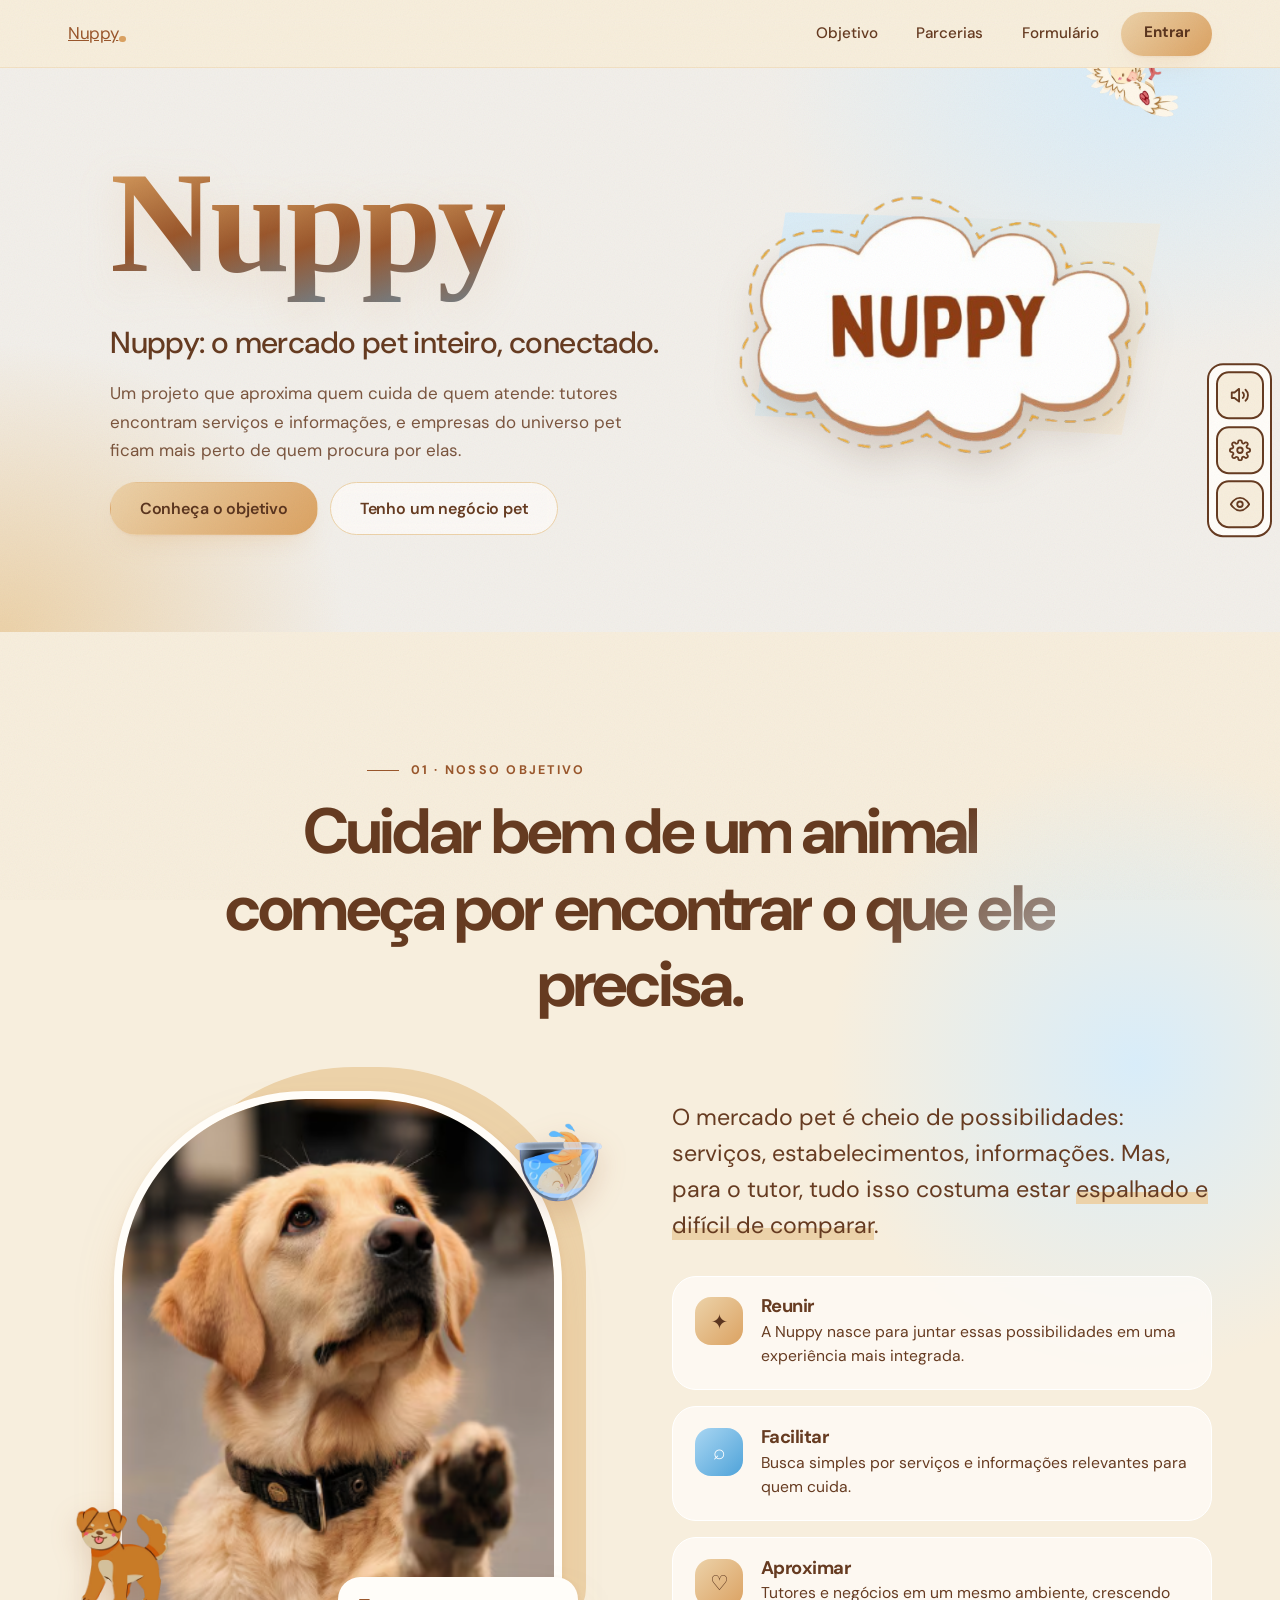
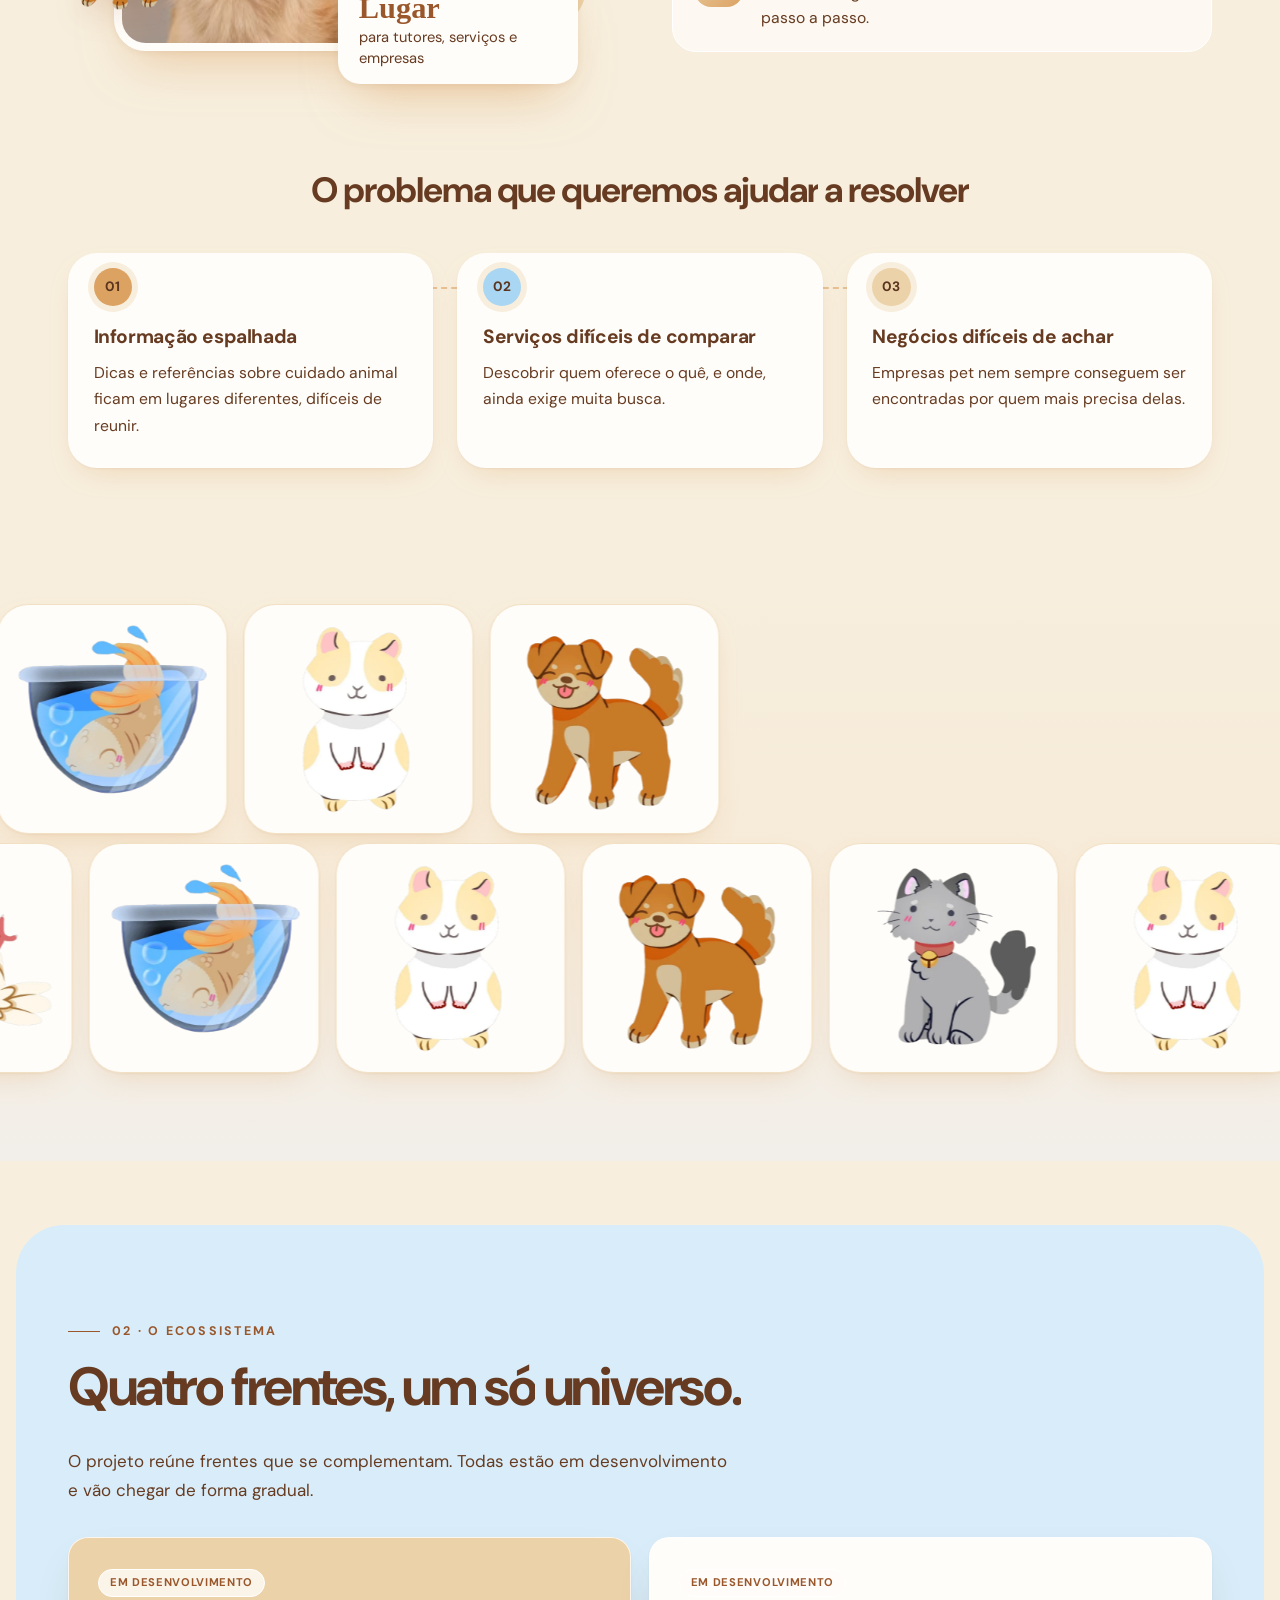
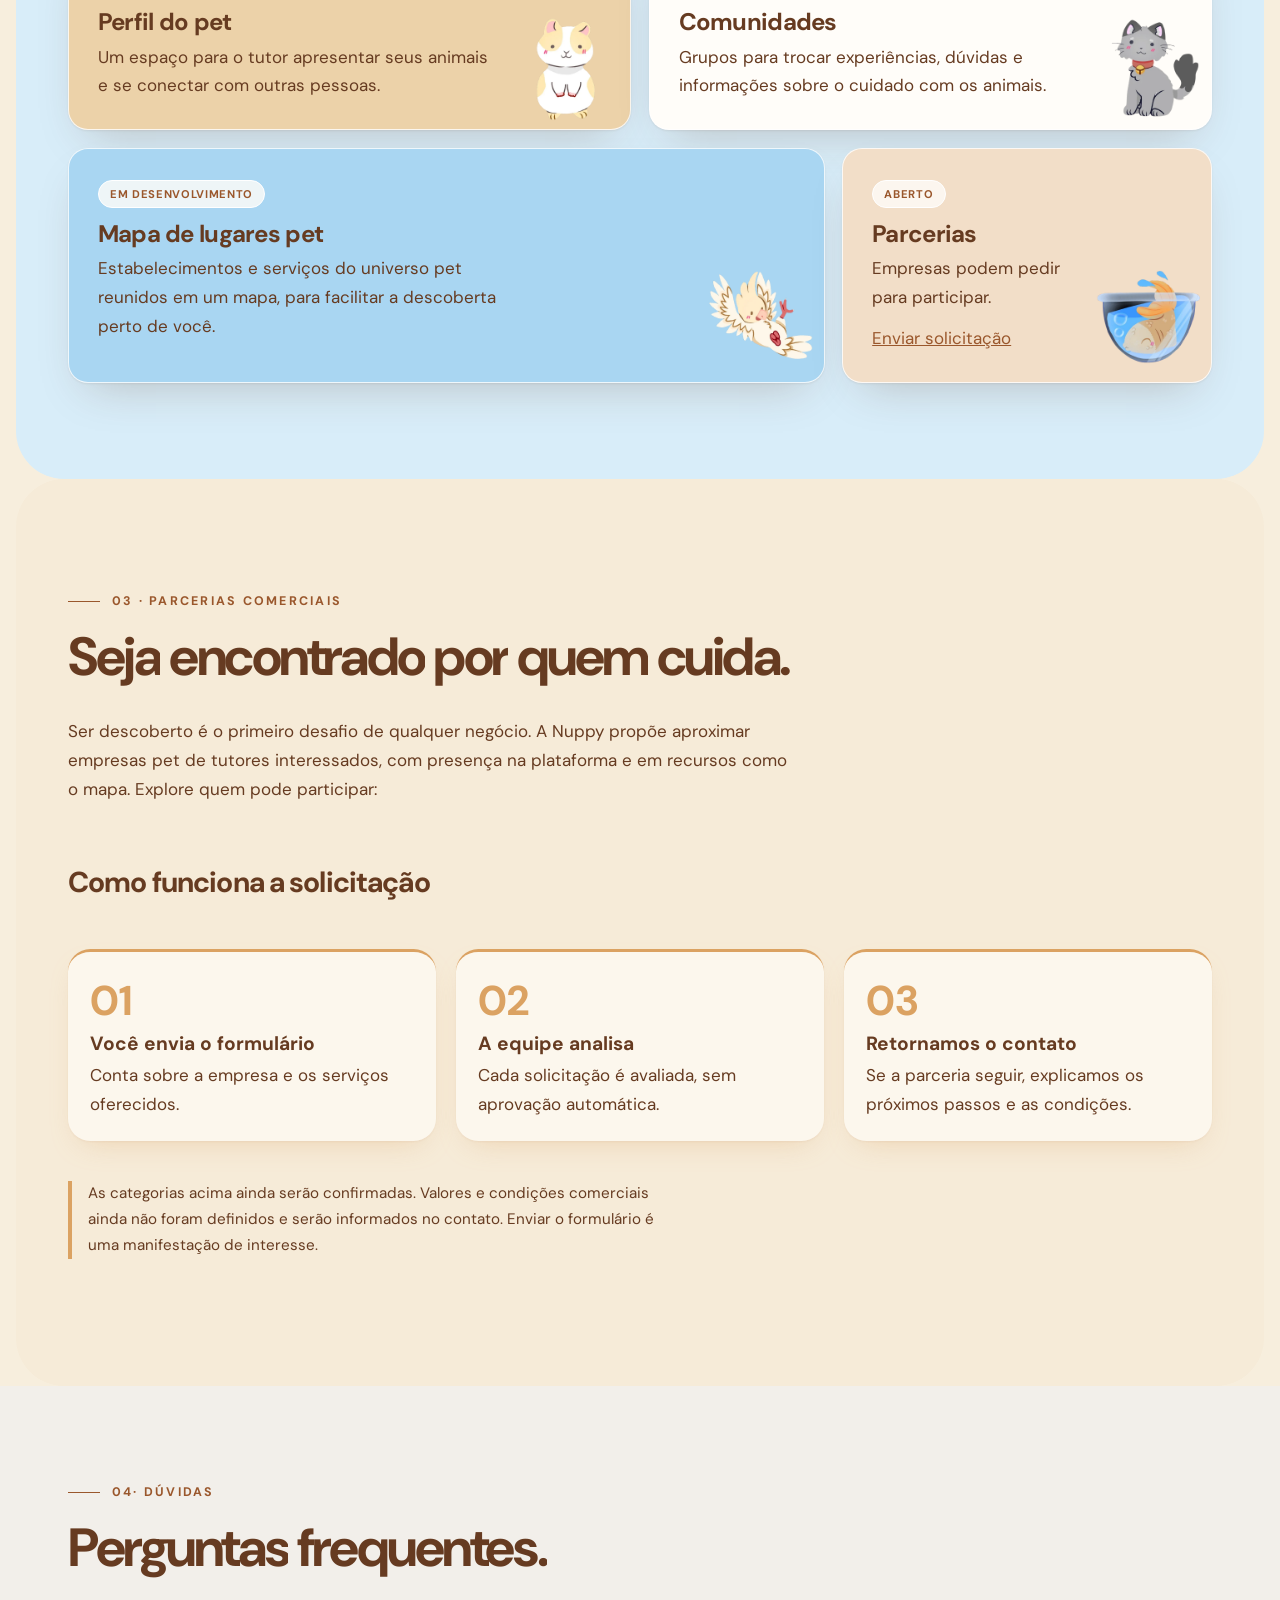
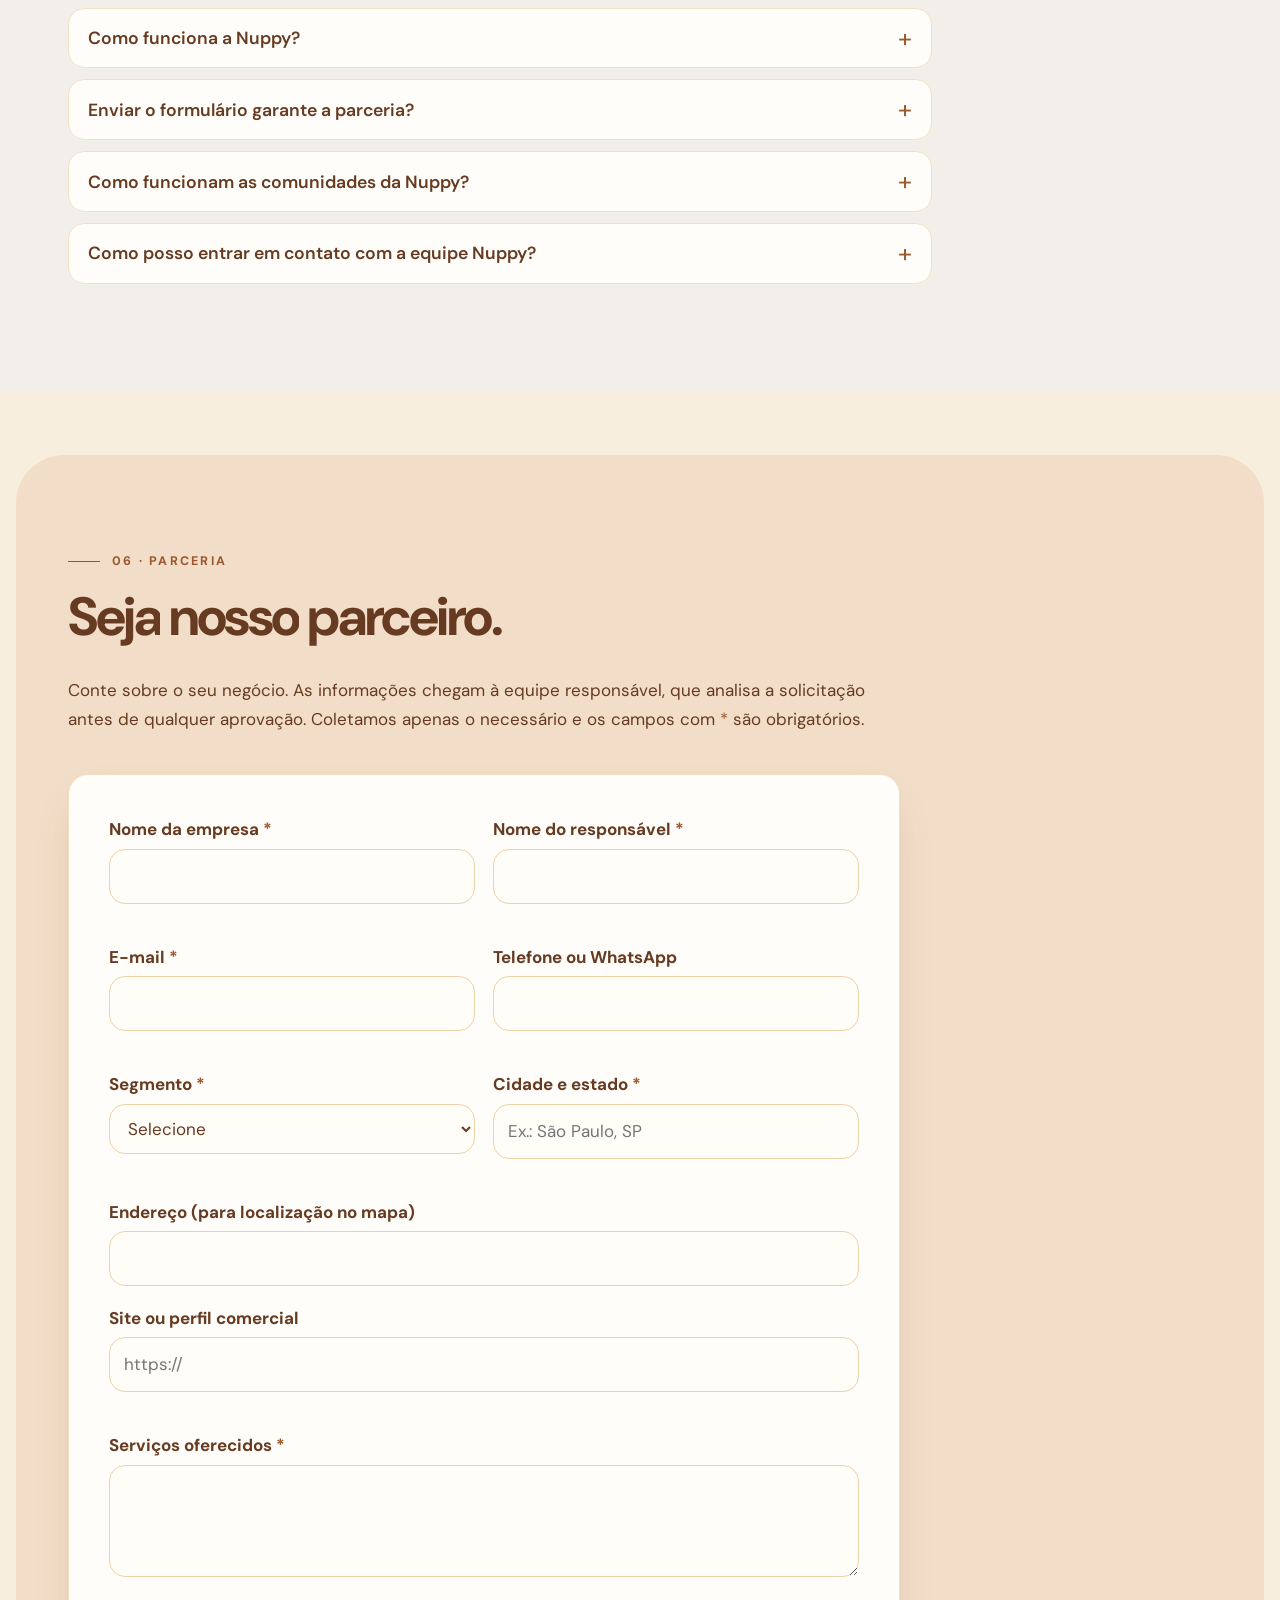
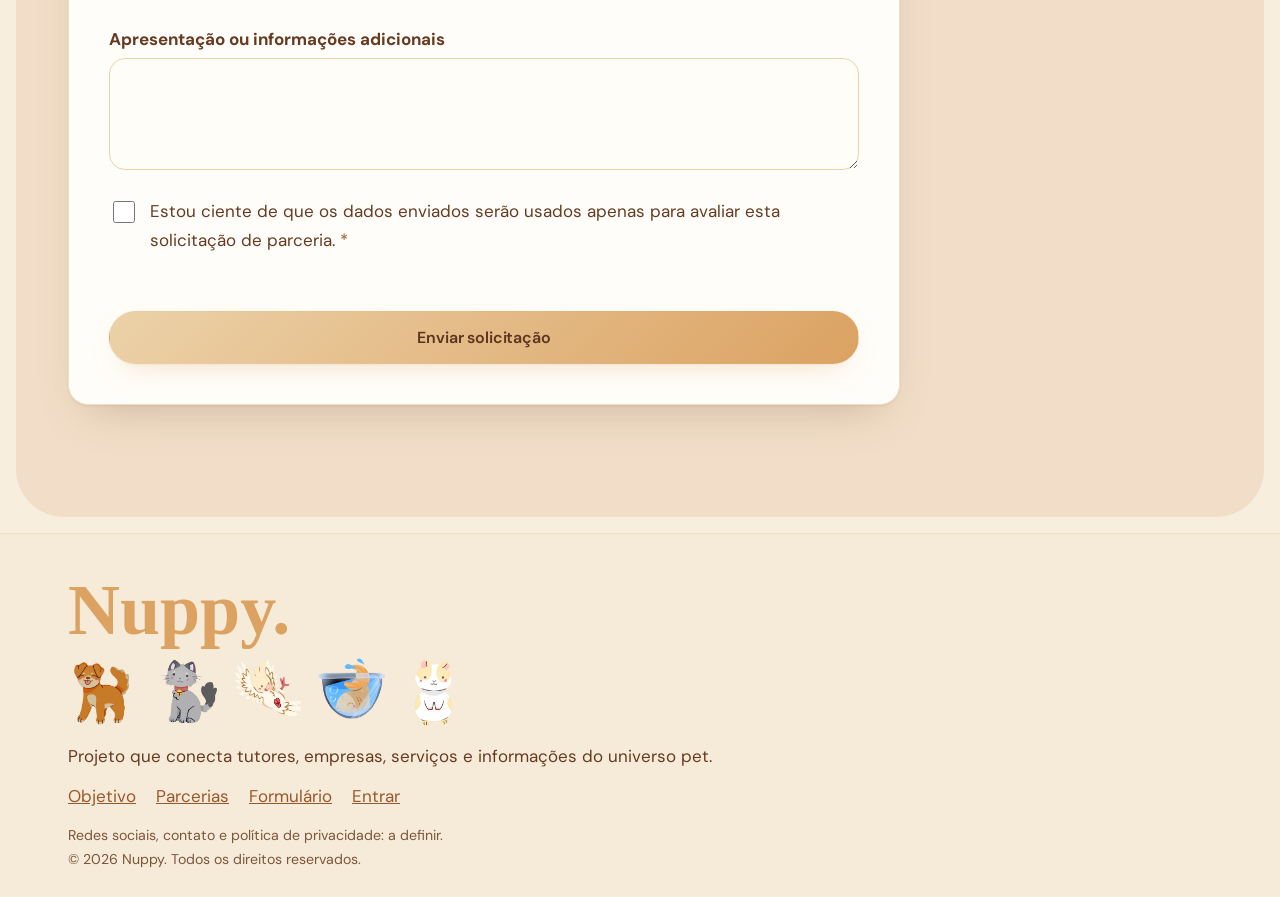
<file: index.html>
<!DOCTYPE html>
<html lang="pt-BR">

<head>
  <meta charset="utf-8">
  <meta name="viewport" content="width=device-width, initial-scale=1">

  <!-- ============================================================
       SEO E COMPARTILHAMENTO
       ============================================================ -->
  <title>Nuppy — o universo pet conectado</title>
  <meta name="description" content="A Nuppy aproxima tutores, empresas, serviços e informações do mercado pet em um só ecossistema. Conheça o projeto e seja nosso parceiro.">

  <!-- Open Graph: texto e tipo usados quando o link é compartilhado (WhatsApp, redes sociais) -->
  <meta property="og:title" content="Nuppy — o universo pet conectado">
  <meta property="og:description" content="Tutores, empresas, serviços e informações do mercado pet em um só lugar.">
  <meta property="og:type" content="website">

  <!-- Cor da barra do navegador no celular -->
  <meta name="theme-color" content="#F2EFEA">

  <!-- Favicon: logo da Nuppy (arquivo favicon.ico) -->
  <link rel="icon" href="favicon.ico" sizes="any">
  <link rel="apple-touch-icon" href="img/nuppy-logo.png">

  <!-- Fonte DM Sans (Google Fonts). O preconnect acelera a conexão com o servidor das fontes -->
  <link rel="preconnect" href="https://fonts.googleapis.com">
  <link rel="preconnect" href="https://fonts.gstatic.com" crossorigin>
  <link rel="stylesheet" href="https://fonts.googleapis.com/css2?family=DM+Sans:wght@400;500;700&display=swap">


  <style>
    /* ==============================================================
       ÍNDICE DO CSS
       1.  Variáveis (cores, fontes, medidas)
       2.  Modos de acessibilidade (alto contraste, dislexia etc.)
       3.  Base (reset, body, títulos, links, foco)
       4.  Componentes reutilizáveis (chip, kicker, botão, barra de progresso)
       5.  Cabeçalho e menu
       6.  Fotos e efeito de revelação
       7.  Hero (primeira tela)
       8.  Faixa de palavras (marquee)
       9.  Animações de texto e revelação ao rolar
       10. Seção Objetivo
       11. Galeria de mascotes
       12. Seção Pilares (cards)
       13. Seção Parcerias (abas e passos)
       14. Responsivo (celular)
       15. FAQ
       16. Formulário
       17. Rodapé
       18. Barra de acessibilidade lateral
       19. Movimento reduzido
       20. Mascotes e ajustes de imagem
       21. Refinamento visual (sobrescreve regras acima)
       22. Utilitários
       ============================================================== */


    /* ==============================================================
       1. VARIÁVEIS
       Todas as cores e medidas do site ficam aqui. Para mudar o
       visual inteiro, basta alterar estes valores.
       ============================================================== */
    :root {
      /* Cores de fundo */
      --bg: #F2EFEA;        /* fundo principal da página */
      --sand: #f5f0e5;      /* fundo bege claro das seções */
      --soft: #ECD2A9;      /* bege mais escuro */
      --surface: #FFFDF9;   /* fundo de cartões e formulário */

      /* Cores de texto e destaque */
      --ink: #5B351F;        /* cor do texto (marrom) */
      --line: #D9CBB8;       /* cor das bordas finas */
      --accent: #DBA262;     /* laranja/dourado dos botões */
      --accent-ink: #602f13; /* cor do texto sobre o destaque */
      --link: #9A572C;       /* cor dos links */
      --sky: #A9D6F2;        /* azul claro */
      --azul: #4FA3D9;       /* azul do foco do teclado */
      --mark: #ECD2A9;      /* cor de marca-texto */
      --wm: #9A7257;         /* cor da marca "Nuppy" grande */

      /* Fontes */
      --display: Georgia, "Times New Roman", serif;
      --sans: "DM Sans", system-ui, -apple-system, "Segoe UI", Roboto, sans-serif;

      /* Altura do cabeçalho fixo (usada para o scroll não esconder títulos) */
      --header-h: 4.25rem;
    }


    /* ==============================================================
       2. MODOS DE ACESSIBILIDADE
       Estas classes são adicionadas ao <body> pelos botões da barra
       lateral (arquivo a11y.js).
       ============================================================== */

    /* Alto contraste: fundo preto, texto branco, destaque amarelo */
    body.hc {
      --bg: #000;
      --sand: #000;
      --soft: #000;
      --ink: #fff;
      --surface: #000;
      --line: #fff;
      --accent: #ffe600;
      --accent-ink: #000;
      --link: #ffe600;
      --sky: #000;
      --mark: #ffe600;
      --wm: #fff;
    }

    /* Fonte para dislexia: Verdana com mais espaço entre letras e palavras */
    body.dys {
      font-family: Verdana, sans-serif;
      letter-spacing: .04em;
      word-spacing: .12em;
    }

    /* Espaçamento maior entre linhas e parágrafos */
    body.sp {
      line-height: 2.1;
    }

    body.sp p {
      margin-bottom: 1.6em;
    }

    /* Links destacados: sublinhado grosso e fundo de marca-texto */
    body.links a {
      text-decoration: underline;
      text-decoration-thickness: 3px;
      background: var(--mark);
      color: #000;
      padding: 0 .15em;
    }

    /* Ocultar imagens */
    body.noimg .ph img,
    body.noimg .stage img {
      display: none !important;
    }


    /* ==============================================================
       3. BASE
       ============================================================== */

    /* Remove o problema de tamanho de caixas: padding não aumenta a largura */
    * {
      box-sizing: border-box;
    }

    html {
      font-size: 100%;                       /* respeita o tamanho de fonte do usuário */
      scroll-behavior: smooth;               /* rolagem suave ao clicar em âncoras */
      scroll-padding-top: var(--header-h);   /* evita o cabeçalho cobrir o título */
    }

    body {
      margin: 0;
      background: var(--bg);
      color: var(--ink);
      font: 400 1.0625rem/1.7 var(--sans);
      overflow-x: hidden;                    /* impede rolagem horizontal indesejada */
    }

    /* Títulos */
    h1,
    h2,
    h3 {
      font-family: var(--sans);
      font-weight: 700;
      line-height: 1.05;
      letter-spacing: -.03em;
      margin: 0;
    }

    h2 {
      font-size: clamp(2.2rem, 6vw, 4.2rem);  /* clamp = mínimo, ideal, máximo */
      margin-bottom: 1.25rem;
    }

    a {
      color: var(--link);
    }

    /* Contorno azul visível ao navegar pelo teclado (Tab) */
    :focus-visible {
      outline: 3px solid var(--azul);
      outline-offset: 3px;
    }

    body.hc :focus-visible {
      outline-color: #fff;
    }

    /* Link "Pular para o conteúdo": escondido até receber foco do teclado */
    .skip {
      position: absolute;
      left: -999px;
      top: 0;
      background: var(--ink);
      color: var(--bg);
      padding: .75rem 1rem;
      z-index: 100;
    }

    .skip:focus {
      left: 0;
    }

    section {
      scroll-margin-top: var(--header-h);
      position: relative;
    }

    /* Container central que limita a largura do conteúdo */
    .wrap {
      max-width: 74rem;
      margin: 0 auto;
      padding: 0 1.25rem;
    }


    /* ==============================================================
       4. COMPONENTES REUTILIZÁVEIS
       ============================================================== */

    /* "Etiqueta" pequena (ex.: "Em desenvolvimento") */
    .chip {
      display: inline-block;
      font-size: .78rem;
      font-weight: 700;
      letter-spacing: .06em;
      text-transform: uppercase;
      padding: .2rem .7rem;
      border-radius: 2rem;
      background: var(--surface);
      border: 1px solid var(--line);
    }

    /* Texto pequeno acima dos títulos (ex.: "01 · Nosso objetivo") */
    .kicker {
      font-weight: 700;
      letter-spacing: .14em;
      text-transform: uppercase;
      font-size: .85rem;
      color: var(--link);
      margin: 0 0 .75rem;
    }

    /* Barra fina no topo que mostra o quanto da página foi rolado */
    #prog {
      position: fixed;
      top: 0;
      left: 0;
      height: 4px;
      width: 100%;
      background: var(--accent);
      transform-origin: 0 50%;
      transform: scaleX(0);       /* começa vazia; o JS aumenta ao rolar */
      z-index: 70;
    }

    /* Botões */
    .btn {
      display: inline-block;
      padding: .9rem 1.8rem;
      border-radius: 3rem;
      font: 700 1rem var(--sans);
      text-decoration: none;
      min-height: 44px;           /* tamanho mínimo de toque recomendado */
      border: 2px solid var(--ink);
      color: var(--ink);
      background: none;
      cursor: pointer;
      transition: transform .2s, background .3s;
      will-change: transform;
    }

    .btn:hover {
      background: var(--soft);
    }

    /* Botão principal (preenchido) */
    .btn.primary {
      background: var(--accent);
      border-color: var(--accent);
      color: var(--accent-ink);
    }

    .btn.primary:hover {
      background: var(--soft);
      border-color: var(--soft);
    }


    /* ==============================================================
       5. CABEÇALHO E MENU
       ============================================================== */

    /* Cabeçalho fixo no topo com fundo translúcido e desfoque */
    header.top {
      position: sticky;
      top: 0;
      z-index: 50;
      height: var(--header-h);
      background: color-mix(in srgb, var(--bg) 88%, transparent);
      backdrop-filter: blur(12px);
      border-bottom: 1px solid var(--line);
    }

    body.hc header.top {
      background: #000;
    }

    .top .wrap {
      height: 100%;
      display: flex;
      align-items: center;
      justify-content: space-between;
      gap: 1rem;
    }


    /* Lista de links do menu */
    nav ul {
      display: flex;
      gap: .4rem;
      list-style: none;
      margin: 0;
      padding: 0;
      align-items: center;
    }

    nav a {
      display: inline-block;
      padding: .6rem 1rem;
      border-radius: 2rem;
      color: var(--ink);
      text-decoration: none;
      font-weight: 500;
      min-height: 44px;
      transition: background .25s;
    }

    /* Link da seção atual (aria-current) e hover ficam com fundo bege */
    nav a:hover,
    nav a[aria-current="true"] {
      background: var(--soft);
    }

    body.hc nav a:hover {
      outline: 2px solid #fff;
    }

    /* Botão "Entrar" */
    nav a.btn-enter {
      background: var(--accent);
      color: var(--accent-ink);
      padding: .6rem 1.5rem;
      font-weight: 700;
    }

    /* Botão "Menu" (só aparece no celular — ver seção 14) */
    .menu-toggle {
      display: none;
      min-height: 44px;
      min-width: 44px;
      border: 2px solid var(--ink);
      background: none;
      color: var(--ink);
      border-radius: .6rem;
      font: 500 1rem var(--sans);
      padding: 0 .9rem;
      cursor: pointer;
    }

    /* No celular o menu vira uma lista suspensa */
    @media (max-width: 52rem) {
      .menu-toggle {
        display: block;
      }

      nav ul {
        display: none;                          /* escondido até clicar em "Menu" */
        position: absolute;
        right: 1rem;
        top: calc(var(--header-h) - .25rem);
        flex-direction: column;
        align-items: stretch;
        background: var(--surface);
        border: 1px solid var(--line);
        border-radius: 1rem;
        padding: .5rem;
        min-width: 12rem;
        box-shadow: 0 8px 24px #0002;
      }

      nav ul.open {
        display: flex;                          /* classe "open" é colocada pelo JS */
      }
    }


    /* ==============================================================
       6. FOTOS E EFEITO DE REVELAÇÃO
       ============================================================== */

    /* Moldura de foto com cantos arredondados */
    .ph {
      position: relative;
      overflow: hidden;
      background: var(--soft);
      border-radius: 2rem;
    }

    .ph img,
    .stage img {
      width: 100%;
      height: 100%;
      object-fit: cover;          /* a imagem preenche sem distorcer */
      display: block;
    }

    /* Efeito "clip": a foto começa recortada e se abre ao aparecer na tela.
       Só funciona quando o JS está ativo (classe .js no body). */
    .js .clip {
      clip-path: inset(14% 10% 14% 10% round 2rem);
      transition: clip-path 1.1s cubic-bezier(.2, .8, .2, 1);
    }

    .js .clip img {
      transform: scale(1.25);
      transition: transform 1.4s cubic-bezier(.2, .8, .2, 1);
    }

    .js .clip.in {
      clip-path: inset(0 round 2rem);
    }

    .js .clip.in img {
      transform: none;
    }


    /* ==============================================================
       7. HERO (primeira tela)
       ============================================================== */
    .hero {
      min-height: calc(100svh - var(--header-h));
      display: grid;
      align-items: center;
      padding: 2rem 0 5rem;
      overflow: hidden;
      background: var(--sand);
    }

    /* Duas colunas: texto à esquerda, imagens à direita */
    .hero .wrap {
      display: grid;
      grid-template-columns: 1.1fr .9fr;
      gap: 2rem;
      align-items: center;
      position: relative;
    }

    /* Palavra "Nuppy" gigante, letra por letra */
    .wordmark {
      font: 700 clamp(4.5rem, 19vw, 13rem)/.85 var(--display);
      letter-spacing: -.03em;
      margin: .05em 0;
      display: flex;
      color: var(--wm);
    }

    .wordmark span {
      display: inline-block;
      transition: transform .3s;
    }


    /* Linha dos dois botões do hero */
    .cta-row {
      display: flex;
      flex-wrap: wrap;
      gap: .75rem;
    }

    /* "Palco" das imagens do hero (quadrado, com efeito 3D leve) */
    .stage {
      position: relative;
      aspect-ratio: 1;
      max-width: 30rem;
      width: 100%;
      justify-self: center;
      perspective: 900px;
    }

    /* Formas orgânicas coloridas que "respiram" */
    .blob {
      position: absolute;
      background: var(--soft);
      border-radius: 58% 42% 55% 45% / 48% 56% 44% 52%;
      animation: morph 11s ease-in-out infinite alternate;
      overflow: hidden;
    }

    .blob.b1 {
      inset: 0 12% 22% 0;
      background: var(--accent);
    }

    .blob.b2 {
      inset: 30% 0 0 34%;
      background: var(--sky);
      animation-delay: -5s;
    }

    .blob.b3 {
      inset: -6% -6% auto auto;
      width: 34%;
      aspect-ratio: 1;
      background: var(--soft);
      animation-delay: -8s;
    }

    @keyframes morph {
      to {
        border-radius: 42% 58% 45% 55% / 56% 44% 56% 44%;
      }
    }

    /* Camada que inclina conforme o mouse (variáveis --mx e --my vêm do JS) */
    .tilt {
      position: absolute;
      inset: 0;
      transition: transform .15s;
      transform: rotateY(calc(var(--mx, 0) * 9deg)) rotateX(calc(var(--my, 0) * -9deg));
    }


    /* ==============================================================
       8. FAIXA DE PALAVRAS (MARQUEE)
       Faixa que desliza continuamente com as palavras-chave.
       ============================================================== */
    .marquee {
      background: var(--accent);
      color: var(--accent-ink);
      overflow: hidden;
      white-space: nowrap;
      transform: rotate(-1.2deg);
      margin: -1.5rem -1rem 0;
      position: relative;
      z-index: 2;
    }

    .marquee div {
      display: inline-block;
      padding: .9rem 0;
      font: 700 1.4rem var(--sans);
      animation: slide 32s linear infinite;
    }

    /* Bolinha entre as palavras */
    .marquee span::after {
      content: "";
      display: inline-block;
      width: .5rem;
      height: .5rem;
      border-radius: 50%;
      background: currentColor;
      margin: 0 2rem;
      vertical-align: middle;
    }

    /* A lista de palavras está duplicada no HTML; deslizar 50% cria o efeito de loop infinito */
    @keyframes slide {
      to {
        transform: translateX(-50%);
      }
    }


    /* ==============================================================
       9. ANIMAÇÕES DE TEXTO E REVELAÇÃO AO ROLAR
       ============================================================== */

    /* .fx: títulos que aparecem palavra por palavra.
       O JS envolve cada palavra em <span class="w"><span>…</span></span> */
    .js .fx .w {
      display: inline-block;
      overflow: hidden;           /* esconde a palavra enquanto ela está "embaixo" */
      vertical-align: top;
      padding-bottom: .12em;
    }

    .js .fx .w > span {
      display: inline-block;
      transform: translateY(110%);
    }

    .js .fx.in .w > span {
      transform: none;
      transition: transform .9s cubic-bezier(.2, .8, .2, 1);
      transition-delay: calc(var(--k) * 55ms);   /* --k = número da palavra */
    }

    /* .reveal: elementos que surgem subindo e ficando visíveis */
    .js .reveal {
      opacity: 0;
      transform: translateY(30px);
      transition: opacity .8s, transform .8s;
      transition-delay: var(--d, 0s);            /* atraso opcional definido no HTML */
    }

    .js .reveal.in {
      opacity: 1;
      transform: none;
    }


    /* ==============================================================
       10. SEÇÃO OBJETIVO
       ============================================================== */
    .objetivo {
      padding: 8rem 0 5rem;
    }

    .intro {
      display: grid;
      grid-template-columns: 1.1fr .9fr;
      gap: 3rem;
      align-items: center;
    }

    /* Trecho com marca-texto em <em> */
    .objetivo em {
      font-style: normal;
      background: linear-gradient(transparent 62%, var(--mark) 0);
    }

    .objetivo p {
      max-width: 56ch;
    }

    .intro .ph {
      aspect-ratio: 4 / 5;
    }

    /* Três cartões de "problemas" */
    .pains {
      display: grid;
      grid-template-columns: repeat(3, 1fr);
      gap: 1.25rem;
      margin-top: 4rem;
    }

    .pain {
      padding: 1.6rem;
      border-radius: 1.5rem;
      transition: transform .4s;
    }

    .pain:hover {
      transform: translateY(-8px) !important;
    }

    /* Cada cartão com cor e inclinação diferentes (depois sobrescrito na seção 21) */
    .pain:nth-child(1) {
      background: var(--soft);
      transform: rotate(-1.5deg);
    }

    .pain:nth-child(2) {
      background: var(--sky);
      transform: translateY(1.2rem);
    }

    .pain:nth-child(3) {
      background: var(--sand);
      transform: rotate(1.5deg);
    }

    body.hc .pain {
      border: 2px solid #fff;
    }

    .pain .n {
      font: 700 3.5rem var(--sans);
      opacity: .4;
      line-height: 1;
    }

    .pain h3 {
      margin: .3rem 0 .4rem;
      font-size: 1.5rem;
    }


    /* ==============================================================
       11. GALERIA DE MASCOTES
       Duas fileiras que andam para lados opostos conforme a rolagem.
       ============================================================== */
    .band {
      padding: 3rem 0;
      overflow: hidden;
      background: var(--bg);
    }

    .row {
      display: flex;
      gap: 1rem;
      width: max-content;         /* a fileira é mais larga que a tela */
      will-change: transform;
      margin: .5rem 0;
    }

    .row .ph {
      width: clamp(14rem, 24vw, 22rem);
      aspect-ratio: 3 / 2;
      flex: none;
      border-radius: 1.5rem;
    }


    /* ==============================================================
       12. SEÇÃO PILARES (cards "bento")
       ============================================================== */
    .pilares {
      background: var(--sand);
      padding: 3rem 0 6rem;
      margin-top: 4rem;
    }

    /* Onda decorativa no topo (escondida na seção 21) */
    .pilares > .wave {
      position: absolute;
      left: 0;
      top: -3.9rem;
      width: 100%;
      height: 4rem;
      fill: var(--sand);
    }

    /* Grade de 6 colunas: os cartões ocupam 3+3 e depois 4+2 */
    .bento {
      display: grid;
      grid-template-columns: repeat(6, 1fr);
      gap: 1.1rem;
      margin-top: 2rem;
    }

    /* Cartão com leve inclinação 3D seguindo o mouse (--tx e --ty vêm do JS) */
    .tile {
      border-radius: 1.6rem;
      padding: 1.8rem;
      transition: transform .2s;
      transform: perspective(800px) rotateX(calc(var(--ty, 0) * -6deg)) rotateY(calc(var(--tx, 0) * 6deg));
    }

    .tile h3 {
      font-size: 1.7rem;
      margin: .8rem 0 .5rem;
    }

    .tile p {
      max-width: 34ch;
      margin: 0;
    }

    .tile:nth-child(1) {
      grid-column: span 3;
      background: var(--accent);
    }

    .tile:nth-child(2) {
      grid-column: span 3;
      background: var(--soft);
    }

    .tile:nth-child(3) {
      grid-column: span 4;
      background: var(--sky);
    }

    .tile:nth-child(4) {
      grid-column: span 2;
      background: var(--surface);
      border: 1px solid var(--line);
    }

    body.hc .tile {
      border: 2px solid #fff;
    }


    /* ==============================================================
       13. SEÇÃO PARCERIAS (abas e passos)
       ============================================================== */
    .parcerias {
      background: var(--soft);
      padding: 6rem 0;
    }

    .parcerias .sub {
      max-width: 60ch;
      margin-bottom: 2.5rem;
    }

    /* Layout das abas: lista de botões à esquerda, conteúdo à direita */
    .tabs {
      display: grid;
      grid-template-columns: 16rem 1fr;
      gap: 2rem;
    }

    [role=tablist] {
      display: flex;
      flex-direction: column;
      gap: .5rem;
    }

    [role=tab] {
      text-align: left;
      padding: .9rem 1.1rem;
      border-radius: 1rem;
      border: 2px solid var(--ink);
      background: none;
      color: var(--ink);
      font: 500 1rem var(--sans);
      cursor: pointer;
      min-height: 44px;
      transition: transform .2s, background .2s;
    }

    [role=tab]:hover {
      transform: translateX(5px);
    }

    /* Aba selecionada fica escura */
    [role=tab][aria-selected=true] {
      background: var(--ink);
      color: var(--bg);
    }

    body.hc [role=tab][aria-selected=true] {
      background: #ffe600;
      color: #000;
    }

    [role=tabpanel] {
      padding: .5rem 0;
    }

    [role=tabpanel] h3 {
      font-size: 2rem;
      margin: 0 0 .75rem;
    }

    [role=tabpanel] p {
      max-width: 52rem;
    }

    /* Lista numerada "Como funciona" (números 01, 02, 03 gerados por CSS) */
    .steps {
      display: grid;
      grid-template-columns: repeat(3, 1fr);
      gap: 1.25rem;
      margin: 3rem 0 0;
      counter-reset: s;
      list-style: none;
      padding: 0;
    }

    .steps li {
      counter-increment: s;
      border-top: 3px solid var(--ink);
      padding-top: 1rem;
    }

    .steps li::before {
      content: "0" counter(s);
      font: 700 2.6rem var(--sans);
      opacity: .45;
      display: block;
    }

    .steps strong {
      display: block;
      font-size: 1.2rem;
    }

    /* Aviso com barra lateral */
    .note {
      font-size: .95rem;
      border-left: 4px solid var(--accent);
      padding-left: 1rem;
      max-width: 62ch;
      margin-top: 2.5rem;
    }


    /* ==============================================================
       14. RESPONSIVO (telas até 52rem ≈ 832px)
       Todas as grades de várias colunas viram uma coluna só.
       ============================================================== */
    @media (max-width: 52rem) {
      .tabs,
      .steps,
      .split,
      .intro,
      .pains,
      .hero .wrap {
        grid-template-columns: 1fr;
      }

      [role=tablist] {
        flex-direction: row;
        flex-wrap: wrap;
      }

      .tile:nth-child(n) {
        grid-column: span 6;
      }

      .pain:nth-child(n) {
        transform: none;
      }
    }


    /* ==============================================================
       15. FAQ (perguntas frequentes)
       ============================================================== */
    .faq {
      padding: 6rem 0;
    }

    details {
      border-bottom: 1px solid var(--line);
      padding: 1rem 0;
      max-width: 50rem;
    }

    summary {
      cursor: pointer;
      font: 700 1.25rem var(--sans);
      min-height: 44px;
      display: flex;
      align-items: center;
    }

    details p {
      margin: .5rem 0 0;
    }


    /* ==============================================================
       16. FORMULÁRIO
       ============================================================== */
    .formulario {
      padding: 6rem 0 7rem;
      background: var(--sand);
    }

    .formulario .head {
      max-width: 50rem;
      margin-bottom: 2.5rem;
    }

    form {
      background: var(--surface);
      border: 1px solid var(--line);
      border-radius: 1.75rem;
      padding: clamp(1.25rem, 4vw, 2.5rem);
      display: grid;
      gap: 1.1rem;
      box-shadow: 0 20px 50px -20px #5b351f33;
      max-width: 52rem;
    }

    /* Linha com dois campos lado a lado */
    .frow {
      display: grid;
      grid-template-columns: 1fr 1fr;
      gap: 1.1rem;
    }

    label {
      display: block;
      font-weight: 700;
      margin-bottom: .3rem;
    }

    /* Asterisco de campo obrigatório */
    .req {
      color: var(--link);
    }

    input,
    select,
    textarea {
      width: 100%;
      font: inherit;
      padding: .75rem .9rem;
      border: 2px solid var(--line);
      border-radius: .8rem;
      background: var(--bg);
      color: var(--ink);
      min-height: 44px;
      transition: border-color .2s, box-shadow .2s;
    }

    input:focus,
    select:focus,
    textarea:focus {
      border-color: var(--ink);
      box-shadow: 0 0 0 4px #DBA26255;
    }

    body.hc input,
    body.hc select,
    body.hc textarea {
      border-color: #fff;
    }

    textarea {
      min-height: 7rem;
      resize: vertical;
    }

    /* Mensagem de erro embaixo de cada campo */
    .err {
      color: #9b1c1c;
      font-size: .9rem;
      margin: .25rem 0 0;
      min-height: 1.2em;
    }

    body.hc .err {
      color: #ff8a8a;
    }

    /* Campo inválido (atributo colocado pelo JS) */
    [aria-invalid=true] {
      border-color: #9b1c1c;
      border-width: 3px;
    }

    /* Checkbox de consentimento */
    .check {
      display: flex;
      gap: .7rem;
      align-items: flex-start;
    }

    .check input {
      width: 1.4rem;
      height: 1.4rem;
      min-height: 0;
      margin-top: .25rem;
      flex: none;
    }

    .check label {
      font-weight: 400;
      margin: 0;
    }

    /* Campo "isca" anti-spam: invisível para pessoas, mas robôs costumam preencher */
    .hp {
      position: absolute;
      left: -9999px;
    }

    /* Mensagem de sucesso ou erro após enviar */
    #status {
      padding: 1rem;
      border-radius: .8rem;
      font-weight: 700;
    }

    #status.ok {
      background: var(--sky);
      color: var(--ink);
    }

    #status.bad {
      background: #f6d4d4;
      color: #5b1111;
    }

    body.hc #status {
      background: #000;
      border: 2px solid #fff;
      color: #fff;
    }

    /* Botão desativado enquanto envia */
    button[disabled] {
      opacity: .6;
      cursor: progress;
    }

    @media (max-width: 52rem) {
      .frow {
        grid-template-columns: 1fr;
      }
    }


    /* ==============================================================
       17. RODAPÉ
       ============================================================== */
    footer {
      background: var(--soft);
      padding: 2.5rem 0 1.5rem;
    }

    footer .big {
      font: 700 clamp(2.5rem, 7vw, 4.5rem)/1 var(--display);
      color: var(--wm);
      margin: 0 0 .75rem;
    }

    footer ul {
      list-style: none;
      padding: 0;
      display: flex;
      flex-wrap: wrap;
      gap: 1.25rem;
      margin: .75rem 0;
    }

    footer p {
      margin: .3rem 0;
    }

    footer small {
      display: block;
      opacity: .85;
    }


    /* ==============================================================
       18. BARRA DE ACESSIBILIDADE LATERAL
       Os botões são criados pelo arquivo a11y.js.
       ============================================================== */
    #rail {
      position: fixed;
      right: .5rem;
      top: 50%;
      transform: translateY(-50%);
      z-index: 60;
      display: flex;
      flex-direction: column;
      gap: .35rem;
      background: var(--surface);
      padding: .4rem;
      border-radius: 1rem;
      border: 2px solid var(--ink);
      max-height: 92vh;
      overflow: auto;
    }

    #rail button {
      width: 46px;
      height: 46px;
      border-radius: .7rem;
      border: 2px solid var(--ink);
      background: var(--bg);
      color: var(--ink);
      font: 700 .95rem var(--sans);
      cursor: pointer;
      position: relative;
      display: grid;
      place-items: center;
      padding: 0;
    }

    /* Botão ativado */
    #rail button[aria-pressed=true] {
      background: var(--ink);
      color: var(--bg);
    }

    body.hc #rail button[aria-pressed=true] {
      background: #ffe600;
      color: #000;
    }

    /* Ícones SVG dos botões */
    .ic {
      width: 22px;
      height: 22px;
      stroke: currentColor;
      fill: none;
      stroke-width: 2;
      stroke-linecap: round;
      stroke-linejoin: round;
    }

    /* Dica (tooltip) mostrada ao passar o mouse; o texto vem do atributo data-l */
    #rail button:hover::after,
    #rail button:focus-visible::after {
      content: attr(data-l);
      position: absolute;
      right: 110%;
      top: 50%;
      transform: translateY(-50%);
      background: #000;
      color: #fff;
      padding: .3rem .6rem;
      border-radius: .4rem;
      white-space: nowrap;
      font-size: .85rem;
    }

    /* Barra minimizada: só o botão de minimizar fica visível */
    #rail.min button:not(#r-min) {
      display: none;
    }

    /* No celular a barra vai para a base da tela, na horizontal */
    @media (max-width: 52rem) {
      #rail {
        top: auto;
        bottom: .5rem;
        transform: none;
        flex-direction: row;
        max-width: calc(100vw - 1rem);
        max-height: none;
        overflow-x: auto;
        overflow-y: hidden;
      }

      #rail button:hover::after {
        display: none;
      }
    }



    /* ==============================================================
       19. MOVIMENTO REDUZIDO
       Desliga animações para quem prefere assim (configuração do
       sistema) ou ativou o botão na barra de acessibilidade (.rm).
       ============================================================== */
    @media (prefers-reduced-motion: reduce) {
      html {
        scroll-behavior: auto;
      }

      *,
      *::before,
      *::after {
        animation: none !important;
        transition: none !important;
      }

      .js .reveal {
        opacity: 1;
        transform: none;
      }

      .js .fx .w > span {
        transform: none;
      }

      .js .clip,
      .js .clip img {
        clip-path: none;
        transform: none;
      }
    }

    /* Mesma coisa, mas ativada manualmente pelo botão */
    body.rm *,
    body.rm *::before,
    body.rm *::after {
      animation: none !important;
      transition: none !important;
    }

    body.rm.js .reveal {
      opacity: 1;
      transform: none;
    }

    body.rm.js .fx .w > span {
      transform: none;
    }

    body.rm.js .clip,
    body.rm.js .clip img {
      clip-path: none;
      transform: none;
    }


    /* ==============================================================
       20. MASCOTES E AJUSTES DE IMAGEM
       ============================================================== */

    /* Mascote solto sobre o hero */
    .mascot {
      position: absolute;
      pointer-events: none;      /* não atrapalha cliques */
      z-index: 2;
    }

    /* Flutuação suave dos mascotes */
    .stage .mascot img {
      height: auto;
      width: 100%;
      object-fit: contain;
      animation: bob 4.5s ease-in-out infinite alternate;
    }

    .m-dog {
      width: 40%;
      left: -8%;
      bottom: -8%;
    }

    .m-bird {
      width: 30%;
      right: -8%;
      top: -12%;
    }

    .m-bird img {
      animation-delay: -2s !important;
    }

    @keyframes bob {
      to {
        transform: translateY(-.7rem) rotate(3deg);
      }
    }

    /* Gato dentro da bolha azul */
    .blob.b2 img.cat {
      object-fit: contain;
      padding: 14%;
    }

    /* Imagem com fundo branco que "mistura" com o fundo bege */
    .ph.blend {
      aspect-ratio: 1;
      max-width: 26rem;
      justify-self: center;
      width: 100%;
    }

    .ph.blend img {
      object-fit: contain;
      mix-blend-mode: multiply;
    }

    /* "mc" = cartão quadrado de mascote na galeria; cores se alternam de 5 em 5 */
    .mc {
      flex: none;
      width: clamp(11rem, 18vw, 15rem);
      aspect-ratio: 1;
      border-radius: 1.6rem;
      display: grid;
      place-items: center;
      padding: 1.2rem;
      transition: transform .35s;
    }

    .mc:nth-child(5n+1) { background: var(--soft); }
    .mc:nth-child(5n+2) { background: var(--sky); }
    .mc:nth-child(5n+3) { background: var(--sand); }
    .mc:nth-child(5n+4) { background: var(--accent); }

    .mc:nth-child(5n) {
      background: var(--surface);
      border: 1px solid var(--line);
    }

    .mc:hover {
      transform: translateY(-10px) rotate(-3deg);
    }

    .mc img {
      width: 100%;
      height: 100%;
      object-fit: contain;
    }

    body.hc .mc,
    body.hcl .mc {
      border: 2px solid currentColor;
    }

    /* Mascote no canto de cada cartão da seção Pilares */
    .tile {
      position: relative;
      overflow: hidden;
      padding-right: 8.5rem;     /* abre espaço para o mascote */
    }

    .tile .tm {
      position: absolute;
      right: .7rem;
      bottom: .5rem;
      width: 6.5rem;
      transition: transform .4s;
    }

    .tile:hover .tm {
      transform: translateY(-8px) rotate(-6deg);
    }

    /* Palco de mascote em formato 16:9 */
    .mstage {
      aspect-ratio: 16 / 9;
      display: grid;
      place-items: center;
      background: #ffffff55;
    }

    .mstage img {
      height: 82%;
      width: auto;
      animation: bob 4.5s ease-in-out infinite alternate;
    }

    /* Fileira de mascotes pequenos no rodapé */
    .fm {
      display: flex;
      flex-wrap: wrap;
      gap: 1rem;
      margin: 0 0 1rem;
    }

    .fm img {
      width: 4.2rem;
      transition: transform .3s;
    }

    .fm img:hover {
      transform: translateY(-10px) rotate(-8deg);
    }

    @media (max-width: 52rem) {
      .tile {
        padding-right: 6.5rem;
      }

      .tile .tm {
        width: 4.8rem;
      }
    }


    /* ==============================================================
       21. REFINAMENTO VISUAL
       Esta parte vem por último de propósito: ela SOBRESCREVE regras
       anteriores para deixar o visual mais limpo e profissional.
       (Por isso algumas regras antigas, como .pain e .tile, aparecem
       duas vezes — a última vence.)
       ============================================================== */

    /* Sombra e raio padrão reutilizados nos cartões */
    :root {
      --shadow: 0 1px 2px #5b351f14, 0 20px 44px -20px #5b351f45;
      --r: 1.25rem;
    }

    h2 {
      font-size: clamp(2rem, 4.2vw, 3.4rem);
      line-height: 1.08;
      letter-spacing: -.035em;
      margin-bottom: 1.5rem;
    }

    /* Kicker ganha uma linha decorativa antes do texto */
    .kicker {
      display: flex;
      align-items: center;
      gap: .75rem;
      font-size: .78rem;
      letter-spacing: .18em;
      margin-bottom: 1rem;
    }

    .kicker::before {
      content: "";
      width: 2.2rem;
      height: 2px;
      background: currentColor;
      flex: none;
    }

    /* --- Cabeçalho e botões --- */
    header.top {
      background: color-mix(in srgb, var(--bg) 86%, transparent);
    }

    nav a {
      font-size: .95rem;
    }

    nav a.btn-enter {
      background: var(--accent);
      padding: .55rem 1.4rem;
      box-shadow: var(--shadow);
    }

    .btn {
      padding: .95rem 1.8rem;
      font-weight: 600;
      letter-spacing: -.01em;
      border: 1.5px solid color-mix(in srgb, var(--ink) 30%, transparent);
    }

    .btn.primary {
      border-color: var(--accent);
      box-shadow: 0 10px 24px -10px #b9822f99;
    }

    .btn:hover {
      box-shadow: 0 12px 26px -12px #5b351f70;
    }

    /* --- Hero --- */
    .hero {
      min-height: auto;
      padding: 5rem 0 6rem;
      background: linear-gradient(180deg, var(--sand), var(--bg));
    }

    .hero .wrap {
      gap: 3.5rem;
    }

    .wordmark {
      font-size: clamp(4rem, 12vw, 9rem);
      margin: .1em 0 .15em;
    }

    .hero h1 {
      font-size: clamp(1.35rem, 2.4vw, 1.9rem);
      font-weight: 500;
      max-width: 30ch;
      line-height: 1.25;
      letter-spacing: -.02em;
    }

    .hero .lead {
      color: color-mix(in srgb, var(--ink) 85%, transparent);
      max-width: 46ch;
    }

    .stage {
      max-width: 30rem;
    }

    .blob {
      animation-duration: 18s;
    }

    .blob.b1 {
      inset: 0 0 12% 6%;
      background: var(--accent);
      box-shadow: var(--shadow);
    }

    /* A bolha azul vira um círculo pequeno no canto */
    .blob.b2 {
      inset: auto 0 0 auto;
      width: 38%;
      aspect-ratio: 1;
      border-radius: 50%;
      animation: none;
      background: var(--sky);
      box-shadow: var(--shadow);
      border: 4px solid var(--bg);
    }

    .m-bird {
      width: 24%;
      right: -2%;
      top: -9%;
    }

    /* --- Faixa de palavras: versão discreta, sem inclinação --- */
    .marquee {
      transform: none;
      margin: 0;
      background: var(--bg);
      color: var(--ink);
      border-block: 1px solid var(--line);
    }

    .marquee div {
      font: 500 .82rem var(--sans);
      letter-spacing: .22em;
      text-transform: uppercase;
      padding: 1.1rem 0;
    }

    .marquee span::after {
      width: .35rem;
      height: .35rem;
      margin: 0 2.4rem;
      background: var(--accent);
    }

    /* --- Espaçamento das seções --- */
    .objetivo { padding: 7rem 0 3rem; }
    .quem     { padding: 6rem 0; }
    .parcerias { padding: 7rem 0; }
    .faq      { padding: 6rem 0; }

    .intro .ph.blend {
      background: var(--soft);
      border-radius: var(--r);
      box-shadow: var(--shadow);
    }

    /* --- Cartões de problemas: brancos, sem inclinação --- */
    .pains {
      gap: 1.5rem;
    }

    .pain:nth-child(n) {
      transform: none;
      background: var(--surface);
      border: 1px solid var(--line);
      box-shadow: var(--shadow);
      border-radius: var(--r);
      padding: 2rem;
    }

    .pain .n {
      font-size: .85rem;
      letter-spacing: .16em;
      color: var(--link);
      opacity: 1;
      margin-bottom: .6rem;
    }

    .pain h3 {
      font-size: 1.3rem;
    }

    /* --- Galeria --- */
    .band {
      padding: 2rem 0 5rem;
    }

    .mc:nth-child(n) {
      background: var(--surface);
      border: 1px solid var(--line);
      box-shadow: var(--shadow);
      border-radius: var(--r);
    }

    .mc:nth-child(even) {
      background: var(--sand);
    }

    /* --- Pilares --- */
    .pilares {
      margin-top: 0;
      padding: 6rem 0;
    }

    .pilares > .wave {
      display: none;             /* onda decorativa removida */
    }

    .tile:nth-child(n) {
      background: var(--surface);
      border: 1px solid var(--line);
      box-shadow: var(--shadow);
      border-radius: var(--r);
    }

    .tile:nth-child(1) { background: var(--soft); }
    .tile:nth-child(3) { background: var(--sky); }

    .tile h3 {
      font-size: 1.5rem;
    }

    .chip {
      font-size: .7rem;
      background: var(--bg);
    }

    .panel {
      border-radius: var(--r);
      box-shadow: var(--shadow);
    }

    .mstage {
      background: #ffffff66;
    }

    /* --- Abas --- */
    .tabs [role=tab] {
      border: 1px solid color-mix(in srgb, var(--ink) 30%, transparent);
      border-radius: .9rem;
    }

    /* --- FAQ: cada pergunta vira um cartão com "+" / "−" --- */
    details {
      max-width: 54rem;
      border: 1px solid var(--line);
      border-radius: 1rem;
      padding: 0 1.4rem;
      margin-bottom: .75rem;
      background: var(--surface);
    }

    summary {
      list-style: none;                      /* remove a setinha padrão */
      padding: .4rem 0;
      justify-content: space-between;
      font: 600 1.1rem var(--sans);
    }

    summary::-webkit-details-marker {
      display: none;                         /* remove a setinha no Safari */
    }

    summary::after {
      content: "+";
      font-size: 1.6rem;
      font-weight: 400;
      color: var(--link);
    }

    details[open] summary::after {
      content: "−";
    }

    details p {
      padding-bottom: 1.2rem;
    }

    /* --- Formulário e rodapé --- */
    form {
      border-radius: var(--r);
      border: 1px solid var(--line);
      box-shadow: var(--shadow);
    }

    input,
    select,
    textarea {
      border: 1px solid color-mix(in srgb, var(--ink) 35%, transparent);
      border-radius: .7rem;
    }

    footer {
      border-top: 1px solid var(--line);
    }

    .js .reveal {
      transform: translateY(20px);
    }


    /* ==============================================================
       22. UTILITÁRIOS
       ============================================================== */

    /* Texto visível só para leitores de tela (ex.: " asterisco") */
    .sr-only {
      position: absolute;
      width: 1px;
      height: 1px;
      overflow: hidden;
      clip: rect(0 0 0 0);
      white-space: nowrap;
    }
  </style>

  <!-- Arquivos externos do projeto:
       a11y.css / a11y.js       → estilo e funções da barra de acessibilidade
       premium.css / premium.js → estilos e efeitos extras (ex.: seção Objetivo "obj2") -->
  <link rel="stylesheet" href="a11y.css">
  <link rel="stylesheet" href="premium.css">
</head>


<body>

  <!-- Barra de progresso de rolagem (decorativa; escondida de leitores de tela) -->
  <div id="prog" aria-hidden="true"></div>

  <!-- Atalho de acessibilidade: permite pular direto ao conteúdo com o teclado -->
  <a class="skip" href="#conteudo">Pular para o conteúdo</a>


  <!-- ==============================================================
       CABEÇALHO E MENU
       ============================================================== -->
  <header class="top">
    <div class="wrap">

      <a class="logo" href="#inicio" aria-label="Nuppy, início da página">Nuppy</a>

      <nav aria-label="Principal">
        <!-- Botão que abre/fecha o menu no celular -->
        <button class="menu-toggle" aria-expanded="false" aria-controls="menu">Menu</button>

        <ul id="menu">
          <li><a href="#objetivo">Objetivo</a></li>
          <li><a href="#parcerias">Parcerias</a></li>
          <li><a href="#formulario">Formulário</a></li>
          <li><a class="btn-enter" href="entrar.html">Entrar</a></li>
        </ul>
      </nav>

    </div>
  </header>


  <main id="conteudo">

    <!-- ============================================================
         HERO — primeira tela: marca, título, botões e imagens
         ============================================================ -->
    <section class="hero" id="inicio" aria-labelledby="h-hero">
      <div class="wrap">

        <div>

          <!-- Marca "Nuppy" gigante, letra por letra (--i = ordem da animação).
               aria-hidden porque o título real é o <h1> logo abaixo -->
          <p class="wordmark" aria-hidden="true">
            <span style="--i:0">N</span>
            <span style="--i:1">u</span>
            <span style="--i:2">p</span>
            <span style="--i:3">p</span>
            <span style="--i:4">y</span>
          </p>

          <h1 id="h-hero">Nuppy: o mercado pet inteiro, conectado.</h1>

          <p class="lead">
            Um projeto que aproxima quem cuida de quem atende: tutores encontram serviços e informações,
            e empresas do universo pet ficam mais perto de quem procura por elas.
          </p>

          <div class="cta-row">
            <a class="btn primary" href="#objetivo">Conheça o objetivo</a>
            <a class="btn" href="#parcerias">Tenho um negócio pet</a>
          </div>
        </div>
        <div class="stage" id="stage">
          <div class="tilt">

            <!-- Logo transparente em destaque, sem recorte ou moldura circular -->
            <div class="brand-art" data-speed="-.05">
              <img src="img/logo.png"
                   alt="Logo da Nuppy"
                   onerror="this.style.display='none'">
            </div>

            <!-- Mascote passarinho -->
            <div class="mascot m-bird" data-speed="-.1">
              <img src="img/mascote-passaro.webp"
                   alt="Mascote da Nuppy: passarinho de penas claras voando">
            </div>

          </div>
        </div>

      </div>
    </section>

    <!-- ============================================================
         01 · OBJETIVO
         ============================================================ -->
    <section class="objetivo obj2" id="objetivo" aria-labelledby="h-obj">
      <div class="wrap">

        <header class="o-head">
          <p class="kicker reveal">01 · Nosso objetivo</p>
          <h2 id="h-obj" class="fx">Cuidar bem de um animal começa por encontrar o que ele precisa.</h2>
        </header>

        <div class="o-grid">

          <!-- Foto principal com mascotes decorativos (alt vazio = ignorado por leitores de tela) -->
          <figure class="o-photo reveal">
            <div class="o-ring" aria-hidden="true"></div>
            <img src="img/cachorro.png"
                 alt="Cachorro golden retriever e gato malhado lado a lado" loading="lazy">
            <img class="o-m o-m1" src="img/mascote-cachorro.webp" alt="" loading="lazy">
            <img class="o-m o-m2" src="img/mascote-peixe.webp" alt="" loading="lazy">
            <figcaption class="o-badge"><strong>Lugar</strong> para tutores, serviços e empresas</figcaption>
          </figure>

          <!-- Texto + três verbos de ação (--d = atraso da animação de entrada) -->
          <div class="o-text">
            <p class="o-lead reveal">
              O mercado pet é cheio de possibilidades: serviços, estabelecimentos, informações.
              Mas, para o tutor, tudo isso costuma estar <em>espalhado e difícil de comparar</em>.
            </p>

            <ul class="o-list">
              <li class="reveal">
                <span class="o-ic" aria-hidden="true">✦</span>
                <div>
                  <h3>Reunir</h3>
                  <p>A Nuppy nasce para juntar essas possibilidades em uma experiência mais integrada.</p>
                </div>
              </li>

              <li class="reveal" style="--d:.1s">
                <span class="o-ic" aria-hidden="true">⌕</span>
                <div>
                  <h3>Facilitar</h3>
                  <p>Busca simples por serviços e informações relevantes para quem cuida.</p>
                </div>
              </li>

              <li class="reveal" style="--d:.2s">
                <span class="o-ic" aria-hidden="true">♡</span>
                <div>
                  <h3>Aproximar</h3>
                  <p>Tutores e negócios em um mesmo ambiente, crescendo passo a passo.</p>
                </div>
              </li>
            </ul>
          </div>

        </div>

        <!-- Lista numerada com os três problemas -->
        <div class="o-problems">
          <h3 class="fx">O problema que queremos ajudar a resolver</h3>

          <ol>
            <li class="reveal">
              <span class="o-n">01</span>
              <h4>Informação espalhada</h4>
              <p>Dicas e referências sobre cuidado animal ficam em lugares diferentes, difíceis de reunir.</p>
            </li>

            <li class="reveal" style="--d:.1s">
              <span class="o-n">02</span>
              <h4>Serviços difíceis de comparar</h4>
              <p>Descobrir quem oferece o quê, e onde, ainda exige muita busca.</p>
            </li>

            <li class="reveal" style="--d:.2s">
              <span class="o-n">03</span>
              <h4>Negócios difíceis de achar</h4>
              <p>Empresas pet nem sempre conseguem ser encontradas por quem mais precisa delas.</p>
            </li>
          </ol>
        </div>

      </div>
    </section>


    <!-- ============================================================
         GALERIA DE MASCOTES — duas fileiras que andam com a rolagem
         (data-row: 1 = vai para um lado, -1 = vai para o outro)
         ============================================================ -->
    <section class="band" aria-label="Os mascotes da Nuppy">

      <!-- Fileira 1 -->
      <div class="row" data-row="1">
        <div class="mc"><img src="img/mascote-cachorro.webp" alt="Mascote cachorrinho caramelo"></div>
        <div class="mc"><img src="img/mascote-gato.webp" alt="Mascote gatinho cinza com sino"></div>
        <div class="mc"><img src="img/mascote-passaro.webp" alt="Mascote passarinho claro"></div>
        <div class="mc"><img src="img/mascote-peixe.webp" alt="Mascote peixinho dourado em um aquário"></div>
        <div class="mc"><img src="img/mascote-peludinho.webp" alt="Mascote peludinho branco e bege"></div>
        <div class="mc"><img src="img/mascote-cachorro.webp" alt=""></div>
      </div>

      <!-- Fileira 2 (repetidos têm alt vazio para o leitor de tela não ler duas vezes) -->
      <div class="row" data-row="-1">
        <div class="mc"><img src="img/mascote-passaro.webp" alt=""></div>
        <div class="mc"><img src="img/mascote-peixe.webp" alt=""></div>
        <div class="mc"><img src="img/mascote-peludinho.webp" alt=""></div>
        <div class="mc"><img src="img/mascote-cachorro.webp" alt=""></div>
        <div class="mc"><img src="img/mascote-gato.webp" alt=""></div>
        <div class="mc"><img src="img/mascote-peludinho.webp" alt=""></div>
      </div>

    </section>


    <!-- ============================================================
         02 · PILARES — as quatro frentes do projeto
         ============================================================ -->
    <section class="pilares" aria-labelledby="h-pil">

      <!-- Onda decorativa (hoje escondida pelo CSS da seção 21) -->
      <svg class="wave" viewBox="0 0 1440 64" preserveAspectRatio="none" aria-hidden="true">
        <path d="M0 32C240 72 480 0 720 28S1200 64 1440 24V64H0Z"/>
      </svg>

      <div class="wrap">
        <p class="kicker reveal">02 · O ecossistema</p>
        <h2 id="h-pil" class="fx">Quatro frentes, um só universo.</h2>

        <p class="reveal" style="max-width:56ch">
          O projeto reúne frentes que se complementam. Todas estão em desenvolvimento e vão chegar de forma gradual.
        </p>

        <div class="bento">

          <article class="tile reveal">
            <span class="chip">Em desenvolvimento</span>
            <h3>Perfil do pet</h3>
            <p>Um espaço para o tutor apresentar seus animais e se conectar com outras pessoas.</p>
            <img class="tm" src="img/mascote-peludinho.webp" alt="" loading="lazy">
          </article>

          <article class="tile reveal" style="--d:.1s">
            <span class="chip">Em desenvolvimento</span>
            <h3>Comunidades</h3>
            <p>Grupos para trocar experiências, dúvidas e informações sobre o cuidado com os animais.</p>
            <img class="tm" src="img/mascote-gato.webp" alt="" loading="lazy">
          </article>

          <article class="tile reveal">
            <span class="chip">Em desenvolvimento</span>
            <h3>Mapa de lugares pet</h3>
            <p>Estabelecimentos e serviços do universo pet reunidos em um mapa, para facilitar a descoberta perto de você.</p>
            <img class="tm" src="img/mascote-passaro.webp" alt="" loading="lazy">
          </article>

          <article class="tile reveal" style="--d:.1s">
            <span class="chip">Aberto</span>
            <h3>Parcerias</h3>
            <p>Empresas podem pedir para participar.</p>
            <p style="margin-top:.8rem"><a href="#formulario">Enviar solicitação</a></p>
            <img class="tm" src="img/mascote-peixe.webp" alt="" loading="lazy">
          </article>

        </div>
      </div>
    </section>


    <!-- ============================================================
         04 · PARCERIAS — abas com tipos de parceiro + passos
         ============================================================ -->
    <section class="parcerias" id="parcerias" aria-labelledby="h-par">
      <div class="wrap">

        <p class="kicker reveal">03 · Parcerias comerciais</p>
        <h2 id="h-par" class="fx">Seja encontrado por quem cuida.</h2>

        <p class="sub reveal">
          Ser descoberto é o primeiro desafio de qualquer negócio. A Nuppy propõe aproximar empresas pet
          de tutores interessados, com presença na plataforma e em recursos como o mapa.
          Explore quem pode participar:
        </p>
        <!-- Passos do processo (os números 01, 02, 03 são gerados pelo CSS) -->
        <h3 class="fx" style="font-size:1.8rem;margin-top:4rem">Como funciona a solicitação</h3>

        <ol class="steps">
          <li class="reveal">
            <strong>Você envia o formulário</strong>
            Conta sobre a empresa e os serviços oferecidos.
          </li>

          <li class="reveal" style="--d:.1s">
            <strong>A equipe analisa</strong>
            Cada solicitação é avaliada, sem aprovação automática.
          </li>

          <li class="reveal" style="--d:.2s">
            <strong>Retornamos o contato</strong>
            Se a parceria seguir, explicamos os próximos passos e as condições.
          </li>
        </ol>

        <p class="note">
          As categorias acima ainda serão confirmadas. Valores e condições comerciais ainda não foram definidos
          e serão informados no contato. Enviar o formulário é uma manifestação de interesse.
        </p>

      </div>
    </section>


    <!-- ============================================================
         05 · FAQ — usa <details>, que abre e fecha sem JavaScript
         ============================================================ -->
    <section class="faq" aria-labelledby="h-faq">
      <div class="wrap">

        <p class="kicker reveal">04· Dúvidas</p>
        <h2 id="h-faq" class="fx">Perguntas frequentes.</h2>

        <div class="reveal">

          <details>
            <summary>Como funciona a Nuppy?</summary>
            <p>A Nuppy funciona por meio de uma conta de usuário, que permite acessar diferentes áreas da plataforma. Após o cadastro, o tutor pode personalizar seu perfil, registrar informações sobre seus animais, publicar fotos e vídeos, participar de comunidades e explorar os recursos disponíveis.

A plataforma também possui áreas destinadas à descoberta de estabelecimentos, divulgação de serviços pet e anúncios de animais para adoção. Dessa forma, diferentes necessidades relacionadas à convivência com os animais podem ser encontradas em um único ambiente digital.</p>
          </details>

          <details>
            <summary>Enviar o formulário garante a parceria?</summary>
            <p>Não. O envio é uma manifestação de interesse e cada solicitação passa por análise da equipe.</p>
          </details>

          <details>
            <summary>Como funcionam as comunidades da Nuppy?</summary>
            <p>As comunidades são espaços de conversa organizados por interesses relacionados aos animais. Os usuários podem conhecer grupos disponíveis, entrar em comunidades e participar de conversas com outros tutores.

Também existe a possibilidade de criar comunidades, definindo nome, descrição e identidade visual do grupo. A proposta é facilitar a troca de experiências entre pessoas que compartilham interesses semelhantes, promovendo interação e aprendizado coletivo.</p>
          </details>

          <details>
            <summary>Como posso entrar em contato com a equipe Nuppy?

</summary>
            <p>Para dúvidas, sugestões, problemas técnicos ou outras solicitações, os usuários podem acessar a área de contato disponível nas configurações da plataforma.

A Nuppy também disponibiliza o endereço de e-mail contato@nuppy.app para comunicação com a equipe.</p>
          </details>

        </div>

      </div>
    </section>


    <!-- ============================================================
         06 · FORMULÁRIO DE PARCERIA
         Informações em cima, formulário embaixo.
         O envio é feito pelo JavaScript (fim do arquivo) para o Supabase.
         novalidate = desliga a validação do navegador; usamos a nossa, com mensagens em português.
         ============================================================ -->
    <section class="formulario" id="formulario" aria-labelledby="h-form">
      <div class="wrap">

        <div class="head">
          <p class="kicker reveal">06 · Parceria</p>
          <h2 id="h-form" class="fx">Seja nosso parceiro.</h2>

          <p class="reveal">
            Conte sobre o seu negócio. As informações chegam à equipe responsável, que analisa a solicitação
            antes de qualquer aprovação. Coletamos apenas o necessário e os campos com
            <span class="req" aria-hidden="true">*</span><span class="sr-only"> asterisco</span>
            são obrigatórios.
          </p>
        </div>

        <form id="pf" novalidate class="reveal" aria-describedby="status">

          <!-- Campo isca anti-spam (honeypot): pessoas não veem; robôs costumam preencher.
               Se vier preenchido, o JS descarta o envio. -->
          <div class="hp" aria-hidden="true">
            <label>Não preencha <input name="website_hp" tabindex="-1" autocomplete="off"></label>
          </div>

          <!-- Linha 1: empresa e responsável -->
          <div class="frow">
            <div>
              <label for="company_name">Nome da empresa <span class="req">*</span></label>
              <input id="company_name" name="company_name" required maxlength="120" autocomplete="organization">
              <p class="err" id="e-company_name"></p>
            </div>

            <div>
              <label for="contact_name">Nome do responsável <span class="req">*</span></label>
              <input id="contact_name" name="contact_name" required maxlength="120" autocomplete="name">
              <p class="err" id="e-contact_name"></p>
            </div>
          </div>

          <!-- Linha 2: e-mail e telefone -->
          <div class="frow">
            <div>
              <label for="email">E-mail <span class="req">*</span></label>
              <input id="email" name="email" type="email" inputmode="email" required maxlength="160" autocomplete="email">
              <p class="err" id="e-email"></p>
            </div>

            <div>
              <label for="phone">Telefone ou WhatsApp</label>
              <input id="phone" name="phone" type="tel" inputmode="tel" maxlength="30" autocomplete="tel">
              <p class="err" id="e-phone"></p>
            </div>
          </div>

          <!-- Linha 3: segmento e cidade -->
          <div class="frow">
            <div>
              <label for="segment">Segmento <span class="req">*</span></label>
              <select id="segment" name="segment" required>
                <option value="">Selecione</option>
                <option>Clínica veterinária</option>
                <option>Estabelecimento pet</option>
                <option>Prestador de serviço</option>
                <option>Outro</option>
              </select>
              <p class="err" id="e-segment"></p>
            </div>

            <div>
              <label for="city_state">Cidade e estado <span class="req">*</span></label>
              <input id="city_state" name="city_state" required maxlength="100"
                     autocomplete="address-level2" placeholder="Ex.: São Paulo, SP">
              <p class="err" id="e-city_state"></p>
            </div>
          </div>

          <!-- Endereço (opcional) -->
          <div>
            <label for="address">Endereço (para localização no mapa)</label>
            <input id="address" name="address" maxlength="200" autocomplete="street-address">
          </div>

          <!-- Site (opcional, precisa começar com http:// ou https://) -->
          <div>
            <label for="site">Site ou perfil comercial</label>
            <input id="site" name="site" type="url" inputmode="url" maxlength="200" placeholder="https://">
            <p class="err" id="e-site"></p>
          </div>

          <!-- Serviços oferecidos (obrigatório) -->
          <div>
            <label for="services">Serviços oferecidos <span class="req">*</span></label>
            <textarea id="services" name="services" required maxlength="1500"></textarea>
            <p class="err" id="e-services"></p>
          </div>

          <!-- Informações adicionais (opcional) -->
          <div>
            <label for="notes">Apresentação ou informações adicionais</label>
            <textarea id="notes" name="notes" maxlength="1500"></textarea>
          </div>

          <!-- Consentimento (obrigatório) -->
          <div class="check">
            <input type="checkbox" id="consent" name="consent" required>
            <label for="consent">
              Estou ciente de que os dados enviados serão usados apenas para avaliar esta solicitação de parceria.
              <span class="req">*</span>
            </label>
          </div>
          <p class="err" id="e-consent"></p>

          <button class="btn primary" type="submit" id="send">Enviar solicitação</button>

          <!-- Mensagem de resultado (sucesso/erro). role="status" faz o leitor de tela anunciar -->
          <div id="status" role="status" aria-live="polite" tabindex="-1" hidden></div>

        </form>

      </div>
    </section>

  </main>


  <!-- ==============================================================
       RODAPÉ
       ============================================================== -->
  <footer id="rodape">
    <div class="wrap">

      <p class="big" aria-hidden="true">Nuppy.</p>

      <!-- Mascotes decorativos -->
      <div class="fm" aria-hidden="true">
        <img src="img/mascote-cachorro.webp" alt="" loading="lazy">
        <img src="img/mascote-gato.webp" alt="" loading="lazy">
        <img src="img/mascote-passaro.webp" alt="" loading="lazy">
        <img src="img/mascote-peixe.webp" alt="" loading="lazy">
        <img src="img/mascote-peludinho.webp" alt="" loading="lazy">
      </div>

      <p>Projeto que conecta tutores, empresas, serviços e informações do universo pet.</p>

      <ul aria-label="Links do rodapé">
        <li><a href="#objetivo">Objetivo</a></li>
        <li><a href="#parcerias">Parcerias</a></li>
        <li><a href="#formulario">Formulário</a></li>
        <li><a href="entrar.html">Entrar</a></li>
      </ul>

      <small>Redes sociais, contato e política de privacidade: a definir.</small>

      <!-- O ano é atualizado automaticamente pelo JavaScript -->
      <small>© <span id="ano">2026</span> Nuppy. Todos os direitos reservados.</small>

    </div>
  </footer>



  <!-- "defer" = os scripts só rodam depois que o HTML terminou de carregar -->
  <!-- VLIBRAS: widget do governo que traduz o site para Libras (não altere os atributos "vw") -->
  <div vw class="enabled">
    <div vw-access-button class="active"></div>
    <div vw-plugin-wrapper>
      <div class="vw-plugin-top-wrapper"></div>
    </div>
  </div>
  <script src="https://vlibras.gov.br/app/vlibras-plugin.js" defer></script>
  <script src="a11y.js" defer></script>
  <script src="premium.js" defer></script>


  <!-- ==============================================================
       JAVASCRIPT PRINCIPAL
       ============================================================== -->
  <script>
    /* ------------------------------------------------------------
       CONFIGURAÇÃO DO SUPABASE (banco de dados do formulário)
       Preencha com os dados do seu projeto no painel do Supabase.
       Enquanto estiverem vazios, o formulário avisa que o envio
       ainda não está configurado.
       ------------------------------------------------------------ */
    const SUPABASE_URL = "https://rjzrxpylfrbarywozpqc.supabase.co";       // ex.: https://xxxx.supabase.co
    const SUPABASE_ANON_KEY = "sb_publishable_5wL4JIPgGEiRq93AmKO40Q_gFoNceSd";  // chave pública (anon). NUNCA use a service_role aqui.


    /* ------------------------------------------------------------
       ATALHOS E CONFIGURAÇÃO INICIAL
       ------------------------------------------------------------ */

    // $ = pega UM elemento; $$ = pega VÁRIOS (como lista de verdade, com .forEach/.map)
    const $  = (seletor, raiz = document) => raiz.querySelector(seletor);
    const $$ = (seletor, raiz = document) => [...raiz.querySelectorAll(seletor)];

    // Marca que o JavaScript está ativo: o CSS só aplica as animações de entrada
    // quando a classe "js" existe (se o JS falhar, o conteúdo continua visível)
    document.documentElement.classList.add("js");
    document.body.classList.add("js");

    // Coloca o ano atual no rodapé
    $("#ano").textContent = new Date().getFullYear();

    // Inicia o VLibras (try/catch: se o plugin não carregar, o site segue normal)
    addEventListener("load", () => {
      try {
        new window.VLibras.Widget("https://vlibras.gov.br/app");
      } catch (e) {}
    });


    // Retorna true se o usuário prefere menos movimento (configuração do sistema)
    // ou ativou o botão "movimento reduzido" na barra de acessibilidade
    const calm = () =>
      matchMedia("(prefers-reduced-motion: reduce)").matches ||
      document.body.classList.contains("rm");


    /* ------------------------------------------------------------
       MENU
       - Abre/fecha no celular
       - Fecha ao clicar em um link ou apertar Esc
       - Destaca o link da seção que está na tela
       ------------------------------------------------------------ */
    const menuBtn = $(".menu-toggle");
    const menu    = $("#menu");

    // Clique no botão "Menu": alterna a classe "open" e avisa o leitor de tela (aria-expanded)
    menuBtn.addEventListener("click", () => {
      const aberto = menu.classList.toggle("open");
      menuBtn.setAttribute("aria-expanded", aberto);
    });

    // Clique em um link do menu: fecha o menu
    menu.addEventListener("click", (e) => {
      if (e.target.tagName === "A") {
        menu.classList.remove("open");
        menuBtn.setAttribute("aria-expanded", "false");
      }
    });

    // Tecla Esc: fecha o menu
    document.addEventListener("keydown", (e) => {
      if (e.key === "Escape") {
        menu.classList.remove("open");
        menuBtn.setAttribute("aria-expanded", "false");
      }
    });

    // Destaque do link da seção atual:
    // o IntersectionObserver avisa quando uma seção cruza o meio da tela
    const menuLinks = $$("nav a[href^='#']");

    const observadorMenu = new IntersectionObserver(
      (entradas) => entradas.forEach((entrada) => {
        if (entrada.isIntersecting) {
          menuLinks.forEach((link) => {
            link.setAttribute("aria-current", link.getAttribute("href") === "#" + entrada.target.id);
          });
        }
      }),
      { rootMargin: "-45% 0px -50% 0px" }  // "faixa" fina no meio da tela
    );

    $$("main section[id]").forEach((secao) => observadorMenu.observe(secao));


    /* ------------------------------------------------------------
       TÍTULOS ANIMADOS (.fx) E REVELAÇÃO AO ROLAR (.reveal, .clip)
       ------------------------------------------------------------ */

    // Para cada título .fx: separa em palavras e envolve cada uma em dois <span>
    // (o de fora esconde, o de dentro sobe). --k é a posição, usada no atraso.
    $$(".fx").forEach((titulo) => {
      let k = 0;
      titulo.innerHTML = titulo.textContent
        .trim()
        .split(/\s+/)
        .map((palavra) => `<span class="w"><span style="--k:${k++}">${palavra}</span></span>`)
        .join(" ");
    });

    // Quando 15% do elemento aparece na tela, adiciona a classe "in" (o CSS faz a animação)
    // e para de observar, para a animação acontecer só uma vez
    const observadorReveal = new IntersectionObserver(
      (entradas) => entradas.forEach((entrada) => {
        if (entrada.isIntersecting) {
          entrada.target.classList.add("in");
          observadorReveal.unobserve(entrada.target);
        }
      }),
      { threshold: .15 }
    );

    $$(".reveal, .fx, .clip").forEach((el) => observadorReveal.observe(el));


    /* ------------------------------------------------------------
       EFEITOS DE ROLAGEM
       - Barra de progresso no topo
       - Parallax (elementos com data-speed andam em velocidades diferentes)
       - Galeria de mascotes (elementos com data-row deslizam para os lados)
       ------------------------------------------------------------ */
    const barra     = $("#prog");
    const parallax  = $$("[data-speed]");
    const fileiras  = $$("[data-row]");
    let aguardando  = false;   // evita rodar a função mais de uma vez por quadro

    function aoRolar() {
      // Barra de progresso: quanto já rolou / quanto dá para rolar (0 a 1)
      const y = scrollY;
      const total = document.documentElement.scrollHeight - innerHeight;
      barra.style.transform = "scaleX(" + (total > 0 ? y / total : 0) + ")";

      // Se o usuário prefere menos movimento, zera os efeitos e sai
      if (calm()) {
        fileiras.forEach((f) => f.style.transform = "");
        parallax.forEach((p) => p.style.transform = "");
        return;
      }

      // Parallax: desloca verticalmente conforme a distância do centro da tela
      parallax.forEach((p) => {
        const caixa = p.getBoundingClientRect();
        const deslocamento = (caixa.top + caixa.height / 2 - innerHeight / 2) * -p.dataset.speed;
        p.style.transform = "translate3d(0," + deslocamento + "px,0)";
      });

      // Galeria: cada fileira desliza para um lado (direção = data-row: 1 ou -1)
      fileiras.forEach((fileira) => {
        const caixa   = fileira.parentElement.getBoundingClientRect();
        const direcao = +fileira.dataset.row;
        const x       = (innerHeight - caixa.top) * .35 * direcao;
        fileira.style.transform = "translate3d(" + (direcao > 0 ? -300 + x : -600 + x) + "px,0,0)";
      });
    }

    // Escuta a rolagem, mas só executa uma vez por quadro (requestAnimationFrame) para ficar leve
    addEventListener("scroll", () => {
      if (aguardando) return;
      aguardando = true;
      requestAnimationFrame(() => {
        aoRolar();
        aguardando = false;
      });
    }, { passive: true });

    aoRolar();  // roda uma vez ao carregar para posicionar tudo


    /* ------------------------------------------------------------
       EFEITOS DE MOUSE
       ------------------------------------------------------------ */

    // HERO: o foco de luz e a inclinação das imagens seguem o cursor
    const hero  = $(".hero");
    const tilt  = $(".tilt");

    hero.addEventListener("pointermove", (e) => {
      if (calm()) return;

      // Posição do mouse dentro do hero → usada pelo gradiente de luz (CSS: --px, --py)
      const h = hero.getBoundingClientRect();
      hero.style.setProperty("--px", (e.clientX - h.left) + "px");
      hero.style.setProperty("--py", (e.clientY - h.top) + "px");

      // Posição do mouse dentro do palco, de -1 a 1 → usada na inclinação 3D (CSS: --mx, --my)
      const s = $("#stage").getBoundingClientRect();
      tilt.style.setProperty("--mx", ((e.clientX - s.left) / s.width  - .5) * 2);
      tilt.style.setProperty("--my", ((e.clientY - s.top)  / s.height - .5) * 2);
    });

    // CARTÕES (.tile): inclinam em 3D; ao tirar o mouse, voltam ao normal
    $$(".tile").forEach((cartao) => {
      cartao.addEventListener("pointermove", (e) => {
        if (calm()) return;
        const c = cartao.getBoundingClientRect();
        cartao.style.setProperty("--tx", ((e.clientX - c.left) / c.width  - .5) * 2);
        cartao.style.setProperty("--ty", ((e.clientY - c.top)  / c.height - .5) * 2);
      });

      cartao.addEventListener("pointerleave", () => {
        cartao.style.setProperty("--tx", 0);
        cartao.style.setProperty("--ty", 0);
      });
    });

    // BOTÕES (.btn): são levemente "atraídos" pelo cursor (efeito magnético)
    $$(".btn").forEach((botao) => {
      botao.addEventListener("pointermove", (e) => {
        if (calm()) return;
        const r = botao.getBoundingClientRect();
        const dx = (e.clientX - r.left - r.width  / 2) * .18;
        const dy = (e.clientY - r.top  - r.height / 2) * .25;
        botao.style.transform = "translate(" + dx + "px," + dy + "px)";
      });

      botao.addEventListener("pointerleave", () => botao.style.transform = "");
    });


    /* ------------------------------------------------------------
       ABAS (seção Parcerias)
       Clique ou setas do teclado trocam a aba; só o painel da aba
       ativa fica visível.
       ------------------------------------------------------------ */
    const abas = $$("[role=tab]");

    function selecionarAba(abaAtiva) {
      abas.forEach((aba) => {
        const ativa = aba === abaAtiva;
        aba.setAttribute("aria-selected", ativa);       // avisa o leitor de tela
        aba.tabIndex = ativa ? 0 : -1;                  // só a aba ativa recebe Tab
        document.getElementById(aba.getAttribute("aria-controls")).hidden = !ativa;  // mostra/esconde o painel
      });
      abaAtiva.focus();
    }

    abas.forEach((aba, i) => {
      aba.addEventListener("click", () => selecionarAba(aba));

      // Setas: ↓ e → vão para a próxima; ↑ e ← voltam. O "%" faz dar a volta (última → primeira)
      aba.addEventListener("keydown", (e) => {
        const passo = { ArrowDown: 1, ArrowRight: 1, ArrowUp: -1, ArrowLeft: -1 }[e.key];
        if (passo) {
          e.preventDefault();
          selecionarAba(abas[(i + passo + abas.length) % abas.length]);
        }
      });
    });


    /* ------------------------------------------------------------
       FORMULÁRIO DE PARCERIA
       1) valida os campos
       2) envia os dados para a tabela "partnership_requests" do Supabase
       3) mostra mensagem de sucesso ou erro
       ------------------------------------------------------------ */
    const form      = $("#pf");
    const status    = $("#status");
    const botaoEnviar = $("#send");

    // Mensagens de erro em português
    const mensagens = {
      required: "Preencha este campo.",
      email:    "Informe um e-mail válido.",
      url:      "Informe um endereço completo, começando com https://",
      consent:  "É necessário confirmar a ciência para enviar."
    };

    // Mostra (ou limpa) o erro de um campo.
    // O <p> de erro tem id "e-" + nome do campo (ex.: e-email)
    function mostrarErro(campo, mensagem) {
      const p = document.getElementById("e-" + campo.name);
      if (p) p.textContent = mensagem || "";

      if (mensagem) {
        campo.setAttribute("aria-invalid", "true");               // deixa a borda vermelha
        if (p) campo.setAttribute("aria-describedby", p.id);      // leitor de tela lê o erro junto do campo
      } else {
        campo.removeAttribute("aria-invalid");
      }
    }

    // Valida todos os campos. Retorna o PRIMEIRO campo com erro (para focar nele) ou null se está tudo certo
    function validar() {
      let primeiroErro = null;

      [...form.elements].forEach((campo) => {
        // Ignora botões e o campo isca anti-spam
        if (!campo.name || campo.name === "website_hp") return;

        let erro = "";
        const valor = campo.type === "checkbox" ? campo.checked : campo.value.trim();

        if (campo.required && !valor) {
          // Obrigatório e vazio
          erro = campo.type === "checkbox" ? mensagens.consent : mensagens.required;
        } else if (campo.type === "email" && valor && !/^[^@\s]+@[^@\s]+\.[^@\s]+$/.test(valor)) {
          // E-mail com formato inválido
          erro = mensagens.email;
        } else if (campo.type === "url" && valor && !/^https?:\/\/.+\..+/.test(valor)) {
          // Site sem http:// ou https://
          erro = mensagens.url;
        }

        mostrarErro(campo, erro);
        if (erro && !primeiroErro) primeiroErro = campo;
      });

      return primeiroErro;
    }

    // Mostra a mensagem de resultado ("ok" = verde/azul, "bad" = vermelha) e foca nela
    function mostrarStatus(texto, classe) {
      status.hidden = false;
      status.className = classe;
      status.textContent = texto;
      status.focus();
    }

    // Quando o formulário é enviado
    form.addEventListener("submit", async (e) => {
      e.preventDefault();                    // impede o envio padrão do navegador
      if (botaoEnviar.disabled) return;      // evita envio duplo
      status.hidden = true;

      // 1) Validação
      const invalido = validar();
      if (invalido) {
        invalido.focus();
        return;
      }

      // 2) Anti-spam: se o campo isca foi preenchido, ignora silenciosamente
      if (form.website_hp.value) return;

      // 3) Supabase ainda não configurado: avisa e não finge que enviou
      if (!SUPABASE_URL || !SUPABASE_ANON_KEY) {
        mostrarStatus("O envio ainda não está configurado. Sua solicitação não foi registrada.", "bad");
        return;
      }

      // 4) Prepara o envio
      botaoEnviar.disabled = true;
      botaoEnviar.textContent = "Enviando…";

      const d = Object.fromEntries(new FormData(form));   // transforma o formulário em objeto

      // Monta o corpo da requisição. Campos opcionais vazios viram null (|| null)
      const corpo = {
        company_name: d.company_name.trim(),
        contact_name: d.contact_name.trim(),
        email:        d.email.trim(),
        phone:        d.phone.trim()   || null,
        segment:      d.segment,
        city_state:   d.city_state.trim(),
        address:      d.address.trim() || null,
        site:         d.site.trim()    || null,
        services:     d.services.trim(),
        notes:        d.notes.trim()   || null,
        consent:      true
      };

      // 5) Envia para a API REST do Supabase
      try {
        const resposta = await fetch(SUPABASE_URL + "/rest/v1/partnership_requests", {
          method: "POST",
          headers: {
            "Content-Type": "application/json",
            apikey: SUPABASE_ANON_KEY,
            Authorization: "Bearer " + SUPABASE_ANON_KEY,
            Prefer: "return=minimal"          // não precisa devolver o registro criado
          },
          body: JSON.stringify(corpo)
        });

        if (!resposta.ok) throw new Error(resposta.status);

        form.reset();
        mostrarStatus("Solicitação recebida. A equipe vai analisá-la antes de qualquer aprovação. Obrigado pelo interesse!", "ok");

      } catch (erro) {
        mostrarStatus("Não foi possível enviar agora. Tente novamente em instantes.", "bad");

      } finally {
        // Sempre reativa o botão, deu certo ou não
        botaoEnviar.disabled = false;
        botaoEnviar.textContent = "Enviar solicitação";
      }
    });
  </script>

</body>
</html>
</file>
<file: a11y.css>
/* Nuppy — módulo de acessibilidade (a11y.css + a11y.js) */
html{font-size:calc(var(--a-fs,100) * 1%);filter:var(--a-filter,none)}
html[data-filter=inv] img,html[data-filter=inv] video{filter:invert(1) hue-rotate(180deg)}
.a-sr{position:absolute;width:1px;height:1px;overflow:hidden;clip:rect(0 0 0 0);white-space:nowrap}
.a-ic{width:22px;height:22px;stroke:currentColor;fill:none;stroke-width:2;stroke-linecap:round;stroke-linejoin:round;flex:none}

/* texto: espaçamentos e fonte */
body[data-lh="1"] :where(p,li,summary,label,small,legend){line-height:1.9!important}
body[data-lh="2"] :where(p,li,summary,label,small,legend){line-height:2.3!important}
body[data-lh="3"] :where(p,li,summary,label,small,legend){line-height:2.8!important}
body[data-ls="1"] :where(p,li,a,button,label,summary,h1,h2,h3,input,select,textarea){letter-spacing:.04em!important}
body[data-ls="2"] :where(p,li,a,button,label,summary,h1,h2,h3,input,select,textarea){letter-spacing:.08em!important}
body[data-ls="3"] :where(p,li,a,button,label,summary,h1,h2,h3,input,select,textarea){letter-spacing:.14em!important}
body[data-ws="1"] :where(p,li,a,label,summary,h1,h2,h3){word-spacing:.1em!important}
body[data-ws="2"] :where(p,li,a,label,summary,h1,h2,h3){word-spacing:.22em!important}
body[data-ws="3"] :where(p,li,a,label,summary,h1,h2,h3){word-spacing:.4em!important}
body[data-font=leg] :not(svg):not(svg *){font-family:Verdana,Tahoma,"DejaVu Sans",sans-serif!important}
body[data-font=dys] :not(svg):not(svg *){font-family:"Comic Sans MS","Comic Neue",Verdana,sans-serif!important}
body[data-font=leg] .wordmark,body[data-font=dys] .wordmark{font-size:clamp(3.5rem,14vw,10rem)}
body.a-left{text-align:left!important}
body.a-left :where(p,li,h1,h2,h3,div){text-align:left!important}
body.a-heads :is(h1,h2,h3){outline:3px dashed var(--link);outline-offset:6px}
body.a-focus :focus-visible{outline:5px solid #ffe600!important;outline-offset:4px;box-shadow:0 0 0 9px #000!important}
html:has(body.a-cur),html:has(body.a-cur) *{cursor:url("data:image/svg+xml,%3Csvg xmlns='http://www.w3.org/2000/svg' width='44' height='44' viewBox='0 0 24 24'%3E%3Cpath d='M3 2l7 19 3-8 8-3z' fill='black' stroke='white' stroke-width='1.5'/%3E%3C/svg%3E") 2 2,auto!important}

/* alto contraste claro (preto no branco) */
body.hcl{--bg:#fff;--sand:#fff;--soft:#fff;--ink:#000;--surface:#fff;--line:#000;--accent:#000;--accent-ink:#fff;--link:#0000b3;--sky:#fff;--mark:#ff0;--wm:#000}
body.hc .hero::before,body.hcl .hero::before{display:none}
body.hcl .tile,body.hcl .pain,body.hcl .panel,body.hcl .ph{border:2px solid #000}
body.hcl [role=tab][aria-selected=true]{background:#000;color:#fff}
body.hcl input,body.hcl select,body.hcl textarea{border-color:#000}
body.hcl header.top{background:#fff}
body.hc .ph,body.hc .blob{background:#000;border:2px solid #fff}
body.hcl .blob{background:#fff;border:2px solid #000}

/* leitura em voz alta: bloco atual */
.a-now{background:var(--mark)!important;color:#000!important;outline:3px solid var(--ink);outline-offset:4px;border-radius:.3rem}

/* régua de leitura */
.a-ruler{position:fixed;left:0;right:0;background:rgba(0,0,0,.6);pointer-events:none;z-index:55;display:none}
body.a-ruler-on .a-ruler{display:block}

/* barra lateral (inspirada na referência) */
#a11y-rail{position:fixed;right:.5rem;top:50%;transform:translateY(-50%);z-index:60;display:flex;flex-direction:column;gap:.4rem;background:var(--surface);padding:.4rem;border-radius:1rem;border:2px solid var(--ink)}
#a11y-rail button{width:48px;height:48px;border-radius:.8rem;border:2px solid var(--ink);background:var(--bg);color:var(--ink);cursor:pointer;display:grid;place-items:center;position:relative;padding:0}
#a11y-rail button:hover,#a11y-rail button[aria-expanded=true]{background:var(--ink);color:var(--bg)}
body.hc #a11y-rail button:hover,body.hc #a11y-rail button[aria-expanded=true]{background:#ffe600;color:#000}
#a11y-rail button:hover::after,#a11y-rail button:focus-visible::after{content:attr(data-l);position:absolute;right:112%;top:50%;transform:translateY(-50%);background:#000;color:#fff;padding:.3rem .6rem;border-radius:.4rem;white-space:nowrap;font:500 .85rem var(--sans)}
body.a-rail-off #a11y-rail button:not([data-act=hide]){display:none}
body.a-rail-off #a11y-reader,body.a-rail-off #a11y-settings{display:none}

.a-panel{position:fixed;z-index:61;background:var(--surface);color:var(--ink);border:2px solid var(--ink);border-radius:1.2rem;box-shadow:0 16px 40px #0004;display:flex;flex-direction:column;max-height:calc(100vh - 2rem)}
.a-panel[hidden]{display:none}
.a-panel header{display:flex;align-items:center;justify-content:space-between;gap:.5rem;padding:.8rem 1rem;border-bottom:1px solid var(--line);background:var(--soft);border-radius:1.1rem 1.1rem 0 0}
.a-panel h2{font-size:1.15rem;margin:0}.a-panel h2:focus{outline:none}
.a-x{border:2px solid var(--ink);background:none;color:var(--ink);border-radius:.6rem;width:40px;height:40px;display:grid;place-items:center;cursor:pointer}
.a-body{padding:1rem;overflow:auto}
#a11y-settings{right:4.6rem;top:1rem;bottom:1rem;width:min(25rem,calc(100vw - 6rem))}
#a11y-reader{left:1rem;bottom:1rem;width:min(23rem,calc(100vw - 2rem))}
.a-panel fieldset{border:1px solid var(--line);border-radius:.9rem;margin:0 0 1rem;padding:.6rem .9rem .8rem}
.a-panel legend{font-weight:700;padding:0 .4rem}
.a-sw,.a-rd{display:flex;gap:.6rem;align-items:center;min-height:44px;font-weight:400;margin:0;cursor:pointer}
.a-sw input,.a-rd input{width:1.3rem;height:1.3rem;min-height:0;flex:none;accent-color:var(--ink)}
.a-rg{display:block;margin:.3rem 0 .8rem;font-weight:500}
.a-rg input{width:100%;min-height:44px;padding:0;border:0;background:none;accent-color:var(--ink)}
.a-rg output{float:right;font-weight:700}
.a-btns{display:flex;flex-wrap:wrap;gap:.5rem;margin-bottom:1rem}
.a-btn{border:2px solid var(--ink);background:var(--bg);color:var(--ink);border-radius:.8rem;padding:.55rem .9rem;min-height:44px;font:700 .95rem var(--sans);cursor:pointer;display:inline-flex;align-items:center;gap:.4rem}
.a-btn:hover,.a-btn.on{background:var(--ink);color:var(--bg)}
body.hc .a-btn:hover{background:#ffe600;color:#000}
.a-note{font-size:.9rem;margin:.4rem 0 1rem}
.a-now-box{min-height:4.5rem;max-height:7rem;overflow:auto;background:var(--sand);border:1px solid var(--line);border-radius:.8rem;padding:.6rem .8rem;margin-bottom:.8rem;font-size:.95rem}
.a-reader-ctl{display:flex;gap:.4rem;justify-content:center;margin-bottom:.8rem}
.a-reader-ctl .a-btn{padding:.5rem .8rem}
.a-panel select{min-height:44px}
.a-list{margin:0 0 1rem;padding-left:1.1rem}.a-list li{margin:.2rem 0}
kbd{border:1px solid var(--ink);border-radius:.3rem;padding:0 .3rem;font:600 .85rem monospace}
@media(max-width:52rem){
 #a11y-rail{top:auto;bottom:.5rem;right:.5rem;left:.5rem;transform:none;flex-direction:row;justify-content:center}
 #a11y-rail button:hover::after{display:none}
 #a11y-settings,#a11y-reader{left:.5rem;right:.5rem;width:auto;top:auto;bottom:4.6rem;max-height:70vh}
}
@media(prefers-reduced-motion:reduce){.a-panel{transition:none}}

body.noimg img{display:none!important}
</file>
<file: premium.css>
/* Nuppy — camada visual premium (respeita alto contraste e movimento reduzido) */
:root{--ease:cubic-bezier(.16,1,.3,1);--shadow-soft:0 1px 2px #5b351f0d,0 8px 24px -8px #5b351f26,0 24px 60px -20px #5b351f2e;--shadow-lift:0 2px 4px #5b351f12,0 18px 40px -12px #5b351f40,0 40px 90px -30px #5b351f4d;--glass:color-mix(in srgb,var(--surface) 70%,transparent)}
body{text-rendering:optimizeLegibility;-webkit-font-smoothing:antialiased}
::selection{background:var(--accent);color:var(--accent-ink)}

/* grão sutil de papel */
body:not(.hc)::after{content:"";position:fixed;inset:0;pointer-events:none;z-index:90;opacity:.06;mix-blend-mode:multiply;background-image:url("data:image/svg+xml,%3Csvg xmlns='http://www.w3.org/2000/svg' width='160' height='160'%3E%3Cfilter id='n'%3E%3CfeTurbulence type='fractalNoise' baseFrequency='.85' numOctaves='3' stitchTiles='stitch'/%3E%3C/filter%3E%3Crect width='100%25' height='100%25' filter='url(%23n)'/%3E%3C/svg%3E")}

/* barra de progresso em gradiente */
#prog{height:3px;background:linear-gradient(90deg,var(--accent),var(--azul),var(--accent));box-shadow:0 0 12px var(--accent)}

/* header flutuante em vidro */
header.top{transition:background .4s var(--ease),box-shadow .4s var(--ease),border-color .4s}
header.top.scrolled{box-shadow:0 10px 30px -18px #5b351f55;border-color:transparent;background:var(--glass)}
.logo{position:relative;letter-spacing:-.02em}
.logo::after{content:"";position:absolute;right:-.45rem;bottom:.35rem;width:.4rem;height:.4rem;border-radius:50%;background:var(--accent)}
nav a{position:relative;transition:background .3s var(--ease),color .3s}
nav a:not(.btn-enter)::after{content:"";position:absolute;left:1rem;right:1rem;bottom:.45rem;height:2px;background:currentColor;transform:scaleX(0);transform-origin:right;transition:transform .45s var(--ease)}
nav a:not(.btn-enter):hover::after,nav a[aria-current="true"]::after{transform:scaleX(1);transform-origin:left}
nav a.btn-enter{box-shadow:var(--shadow-soft)}

/* botões com brilho e magnetismo */
.btn{position:relative;overflow:hidden;isolation:isolate;transition:transform .35s var(--ease),box-shadow .35s var(--ease),background .3s,color .3s}
.btn::before{content:"";position:absolute;inset:0;z-index:-1;background:radial-gradient(10rem circle at var(--bx,50%) var(--by,50%),#fff6,transparent 60%);opacity:0;transition:opacity .3s}
.btn:hover::before{opacity:1}
.btn.primary{box-shadow:var(--shadow-soft)}
.btn.primary:hover{background:var(--accent);border-color:var(--accent);box-shadow:var(--shadow-lift)}
.btn:active{transform:scale(.97)!important}
body.hc .btn::before{display:none}

/* hero */
.hero{background:radial-gradient(60rem 40rem at 85% -10%,color-mix(in srgb,var(--sky) 45%,transparent),transparent 60%),radial-gradient(50rem 40rem at -10% 110%,color-mix(in srgb,var(--soft) 80%,transparent),transparent 60%),var(--sand)}
.hero .kicker{display:inline-flex;align-items:center;gap:.6rem;padding:.4rem .9rem;border-radius:2rem;background:var(--glass);border:1px solid var(--line);backdrop-filter:blur(8px);box-shadow:var(--shadow-soft)}
.hero .kicker::before{content:"";width:.5rem;height:.5rem;border-radius:50%;background:#3fb27f;box-shadow:0 0 0 0 #3fb27f88;animation:pulse 2.2s infinite}
@keyframes pulse{70%{box-shadow:0 0 0 .6rem #3fb27f00}100%{box-shadow:0 0 0 0 #3fb27f00}}
.wordmark span{padding-bottom:.12em;background:linear-gradient(160deg,var(--ink) 10%,var(--wm) 55%,var(--accent) 100%);-webkit-background-clip:text;background-clip:text;color:transparent;filter:drop-shadow(0 10px 18px #5b351f22)}
body.hc .wordmark span{background:none;color:var(--wm);filter:none}
@keyframes sheen{50%{background-position:100% 0}}
.blob{box-shadow:var(--shadow-lift)}

/* marquee mais rico */
.marquee{box-shadow:0 20px 40px -24px #5b351f80}
.marquee div{font-family:var(--display);font-style:italic;font-size:clamp(1.3rem,2.4vw,1.9rem);letter-spacing:-.01em}

/* títulos */
h2{letter-spacing:-.045em}
.kicker{display:flex;align-items:center;gap:.75rem}
.kicker:not(.hero .kicker)::before{content:"";width:2rem;height:1px;background:currentColor}

/* cartões com spotlight */
.pain,.tile,.panel,.steps li,details{position:relative;transition:transform .5s var(--ease),box-shadow .5s var(--ease)}
.pain,.tile,.panel{box-shadow:var(--shadow-soft)}
.pain:hover,.tile:hover,.panel:hover{box-shadow:var(--shadow-lift)}
.spot::before{content:"";position:absolute;inset:0;border-radius:inherit;pointer-events:none;background:radial-gradient(22rem circle at var(--sx,50%) var(--sy,50%),#ffffff59,transparent 55%);opacity:0;transition:opacity .4s;z-index:1}
.spot:hover::before{opacity:1}
body.hc .spot::before{display:none}
.tile .tm{transition:transform .7s var(--ease)}
.tile:hover .tm{transform:translateY(-10px) rotate(-6deg) scale(1.06)}
.pain .n{font-family:var(--display);font-style:italic}

/* FAQ */
details{border-radius:1rem}
details summary{cursor:pointer;transition:color .3s}
details[open]{box-shadow:var(--shadow-soft)}

/* formulário */
input,select,textarea{transition:border-color .3s,box-shadow .3s var(--ease),background .3s}
input:focus,select:focus,textarea:focus{box-shadow:0 0 0 4px color-mix(in srgb,var(--accent) 35%,transparent)}

/* voltar ao topo */
.totop{position:fixed;right:1.25rem;bottom:5.5rem;width:3rem;height:3rem;border-radius:50%;border:1px solid var(--line);background:var(--glass);backdrop-filter:blur(10px);color:var(--ink);font:700 1.2rem var(--sans);cursor:pointer;box-shadow:var(--shadow-soft);opacity:0;transform:translateY(1rem);transition:opacity .4s,transform .4s var(--ease);z-index:60}
.totop.show{opacity:1;transform:none}

@media (prefers-reduced-motion:reduce){*,*::before,*::after{animation-duration:.01ms!important;animation-iteration-count:1!important;transition-duration:.01ms!important}.cursor{display:none}}

/* ===== Repaginada com a cartela original (#F2EFEA #F7EEDD #ECD2A9 #DBA262 #A9D6F2 #4FA3D9 #9A572C #5B351F) ===== */
body:not(.hc){
  --bg:#F7EEDD;--sand:#F2EFEA;--soft:#ECD2A9;--surface:#FFFDF9;--line:color-mix(in srgb,#ECD2A9 70%,#fff);
  --ink:color-mix(in srgb,#5B351F 82%,#9A572C);--link:#9A572C;--accent:#DBA262;--accent-ink:#5B351F;
  --sky:#A9D6F2;--azul:#4FA3D9;--mark:#ECD2A9;--wm:#DBA262;
  --soft-l:color-mix(in srgb,#ECD2A9 45%,#fff);--sky-l:color-mix(in srgb,#A9D6F2 45%,#fff);--acc-l:color-mix(in srgb,#DBA262 35%,#fff);
  --shadow-soft:0 1px 2px #9A572C10,0 12px 30px -14px #DBA26266;
  --shadow-lift:0 2px 6px #9A572C14,0 26px 50px -20px #DBA26288;
}
body:not(.hc) .hero{background:radial-gradient(40rem 30rem at 90% 0%,var(--sky-l),transparent 60%),radial-gradient(36rem 30rem at 0% 100%,var(--soft),transparent 60%),var(--sand)}
body:not(.hc) .hero::before{background:radial-gradient(26rem 26rem at var(--px,70%) var(--py,30%),#ffffffaa,transparent 70%)}
.stage{aspect-ratio:5 / 4;max-width:35rem}
.brand-art{position:absolute;inset:8% 0 9%;display:grid;place-items:center;isolation:isolate}
.brand-art::before{content:"";position:absolute;inset:12% 1% 8% 7%;z-index:-1;background:linear-gradient(135deg,var(--sky-l),var(--soft-l));clip-path:polygon(10% 0,100% 13%,88% 100%,0 84%);transform:rotate(-3deg)}
.brand-art img{width:124%;height:100%;object-fit:contain;filter:drop-shadow(0 1.3rem 1.2rem #5b351f30);animation:brand-float 5s ease-in-out infinite alternate}
@keyframes brand-float{to{transform:translateY(-.55rem) rotate(1deg)}}
.m-bird{width:21%;right:-2%;top:-7%}
body.hc .brand-art::before{background:#000;border:1px solid #fff}
body.hc .brand-art img{filter:none}
body:not(.hc) .wordmark span{background:linear-gradient(160deg,#DBA262 0%,#9A572C 55%,#4FA3D9 130%);-webkit-background-clip:text;background-clip:text;filter:drop-shadow(0 12px 22px #DBA26233)}
body:not(.hc) .btn{border-color:var(--soft);background:#fffdf9b3;backdrop-filter:blur(6px)}
body:not(.hc) .btn:hover{background:var(--surface)}
body:not(.hc) .btn.primary,body:not(.hc) nav a.btn-enter{background:linear-gradient(135deg,#ECD2A9,#DBA262);border-color:transparent;color:#5B351F}
body:not(.hc) nav a:hover,body:not(.hc) nav a[aria-current="true"]{background:var(--soft-l)}
body:not(.hc) .marquee{background:linear-gradient(90deg,var(--soft),var(--sky-l),var(--soft));color:#9A572C;box-shadow:none}
body:not(.hc) .band{background:linear-gradient(180deg,var(--bg),var(--soft-l) 50%,var(--sand))}
body:not(.hc) .band .mc{background:var(--surface);border-radius:2rem;box-shadow:var(--shadow-soft)}
body:not(.hc) .pilares{background:var(--sky-l);margin:4rem 1rem 0;border-radius:3rem}
body:not(.hc) .pilares>.wave{display:none}
body:not(.hc) .parcerias{background:var(--soft-l);margin:0 1rem;border-radius:3rem}
body:not(.hc) .formulario{background:var(--acc-l);margin:4rem 1rem 1rem;border-radius:3rem}
body:not(.hc) .faq,body:not(.hc) .quem{background:var(--sand)}
body:not(.hc) .tile{border:1px solid #fffc}
body:not(.hc) .tile:nth-child(1){background:var(--soft)}
body:not(.hc) .tile:nth-child(2){background:var(--surface)}
body:not(.hc) .tile:nth-child(3){background:var(--sky)}
body:not(.hc) .tile:nth-child(4){background:var(--acc-l)}
body:not(.hc) .panel.a{background:var(--sky-l)}
body:not(.hc) .panel.b{background:var(--soft-l)}
body:not(.hc) .chip{background:#fffdf9cc;border-color:#fff;color:#9A572C}
body:not(.hc) .steps li{border-top:3px solid var(--accent);background:#fffdf9a6;padding:1.4rem;border-radius:1.4rem;box-shadow:var(--shadow-soft)}
body:not(.hc) .steps li::before{color:var(--accent);opacity:1}
body:not(.hc) [role=tab][aria-selected=true]{background:var(--surface);box-shadow:var(--shadow-soft)}
body:not(.hc) details{background:var(--surface);border:1px solid var(--line);padding:.4rem 1.2rem;margin-bottom:.7rem}
body:not(.hc) input,body:not(.hc) select,body:not(.hc) textarea{background:#fffdf9e6;border-color:var(--soft);border-radius:1rem}
body:not(.hc) footer{background:var(--soft-l)}
body:not(.hc) .cursor{border-color:var(--accent)}
body:not(.hc) #prog{background:linear-gradient(90deg,#DBA262,#A9D6F2,#4FA3D9);box-shadow:none}

/* ===== Nosso objetivo (refeito) ===== */
.obj2{padding:8rem 0 6rem;background:var(--bg);overflow:hidden}
.obj2::before{content:"";position:absolute;width:42rem;height:42rem;right:-12rem;top:6rem;border-radius:50%;background:radial-gradient(circle,var(--sky-l,var(--sky)),transparent 65%);pointer-events:none}
.o-head{max-width:52rem;margin:0 auto 4rem;text-align:center}
.o-head .kicker{justify-content:center}
.o-head h2{font-size:clamp(2.2rem,5.2vw,4rem)}
.o-grid{display:grid;grid-template-columns:1fr 1fr;gap:4rem;align-items:center;position:relative}
.o-photo{position:relative;margin:0;aspect-ratio:4/5;max-width:28rem;justify-self:center;width:100%}
.o-photo>img:first-of-type{position:relative;z-index:1;width:100%;height:100%;object-fit:cover;border-radius:12rem 12rem 2rem 2rem;box-shadow:var(--shadow-lift);border:8px solid var(--surface)}
.o-ring{position:absolute;inset:-1.5rem -1.5rem 2rem 2rem;border-radius:13rem 13rem 2.5rem 2.5rem;background:var(--soft)}
.o-m{position:absolute;z-index:2;width:7rem;filter:drop-shadow(0 10px 14px #9A572C33);animation:float 6s ease-in-out infinite}
.o-m1{left:-3rem;bottom:3rem}.o-m2{right:-2.5rem;top:2rem;width:5.5rem;animation-delay:-3s}
@keyframes float{50%{transform:translateY(-14px) rotate(-4deg)}}
.o-badge{position:absolute;z-index:3;right:-1rem;bottom:-1.5rem;background:var(--surface);padding:1rem 1.3rem;border-radius:1.4rem;box-shadow:var(--shadow-lift);max-width:15rem;font-size:.92rem;line-height:1.4}
.o-badge strong{display:block;font:700 1.9rem/1 var(--display);color:var(--link);margin-bottom:.25rem}
.o-lead{font-size:clamp(1.2rem,2vw,1.45rem);line-height:1.55;margin:0 0 2rem}
.o-lead em{font-style:normal;background:linear-gradient(transparent 60%,var(--soft) 0)}
.o-list{list-style:none;margin:0;padding:0;display:grid;gap:1rem}
.o-list li{display:flex;gap:1.1rem;align-items:flex-start;padding:1.3rem 1.4rem;background:#fffdf9b3;border:1px solid #fff;border-radius:1.5rem;backdrop-filter:blur(6px);transition:transform .5s var(--ease),box-shadow .5s var(--ease)}
.o-list li:hover{transform:translateX(8px);box-shadow:var(--shadow-soft)}
.o-ic{flex:none;display:grid;place-items:center;width:3rem;height:3rem;border-radius:1rem;background:linear-gradient(135deg,var(--soft),var(--accent));color:#5B351F;font-size:1.3rem}
.o-list li:nth-child(2) .o-ic{background:linear-gradient(135deg,var(--sky),var(--azul));color:#fff}
.o-list h3{font-size:1.15rem;margin:0 0 .2rem}.o-list p{margin:0;font-size:.98rem;line-height:1.55}
.o-problems{margin-top:7rem;text-align:center}
.o-problems h3{font-size:clamp(1.5rem,3vw,2.2rem);margin-bottom:2.5rem}
.o-problems ol{list-style:none;margin:0;padding:0;display:grid;grid-template-columns:repeat(3,1fr);gap:1.5rem;position:relative;text-align:left}
.o-problems ol::before{content:"";position:absolute;left:8%;right:8%;top:2.1rem;border-top:2px dashed var(--accent);opacity:.6}
.o-problems li{position:relative;background:var(--surface);border-radius:1.8rem;padding:4.2rem 1.6rem 1.8rem;box-shadow:var(--shadow-soft);transition:transform .5s var(--ease),box-shadow .5s var(--ease)}
.o-problems li:hover{transform:translateY(-8px);box-shadow:var(--shadow-lift)}
.o-n{position:absolute;top:.9rem;left:1.6rem;display:grid;place-items:center;width:2.4rem;height:2.4rem;border-radius:50%;background:var(--accent);color:#5B351F;font-weight:700;font-size:.85rem;box-shadow:0 0 0 6px var(--bg)}
.o-problems li:nth-child(2) .o-n{background:var(--sky)}
.o-problems li:nth-child(3) .o-n{background:var(--soft)}
.o-problems h4{font-size:1.2rem;margin:0 0 .4rem;letter-spacing:-.02em}.o-problems p{margin:0;font-size:.98rem}
body.hc .o-list li,body.hc .o-problems li,body.hc .o-badge{background:#000;border:2px solid #fff}body.hc .o-ring,body.hc .obj2::before{display:none}
@media(max-width:52rem){.o-grid,.o-problems ol{grid-template-columns:1fr}.o-problems ol::before{display:none}.o-m1{left:-.5rem}.o-m2{right:-.5rem}.o-badge{right:0}.obj2{padding:5rem 0 4rem}}
</file>
